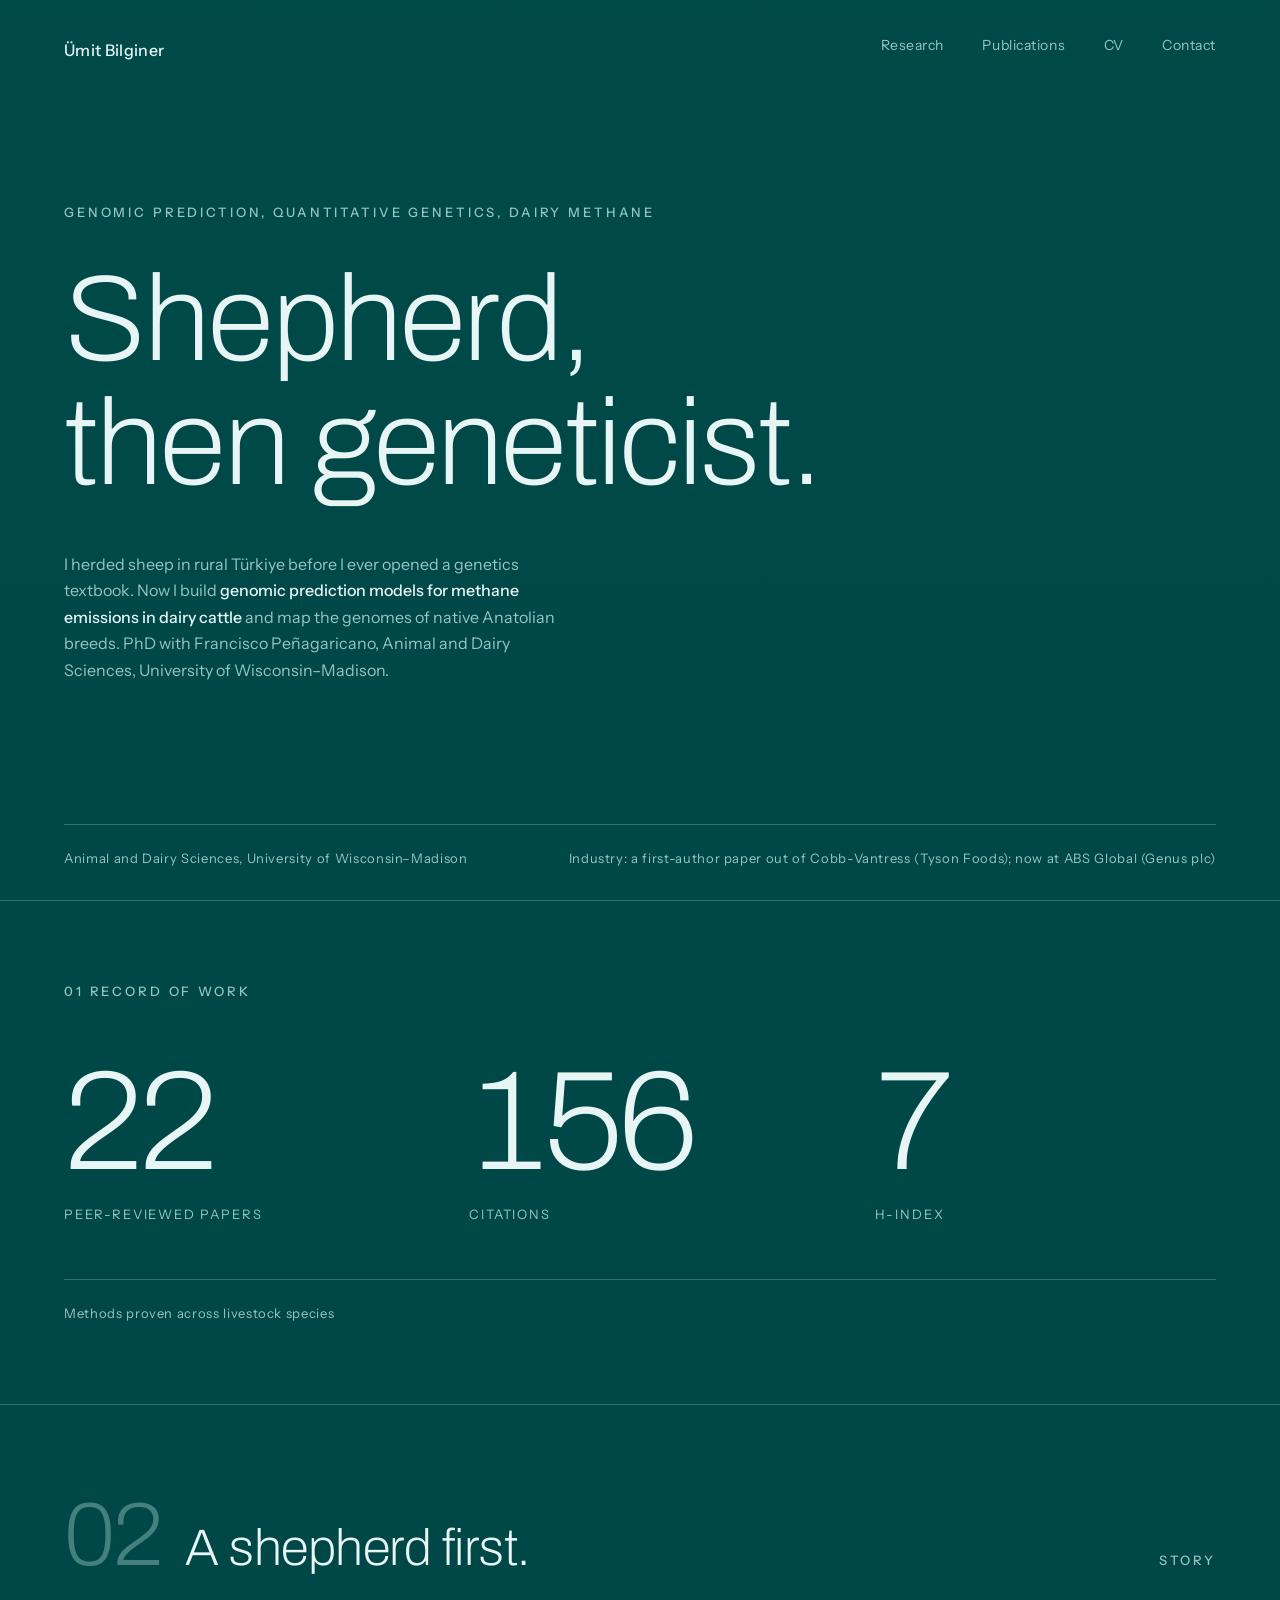
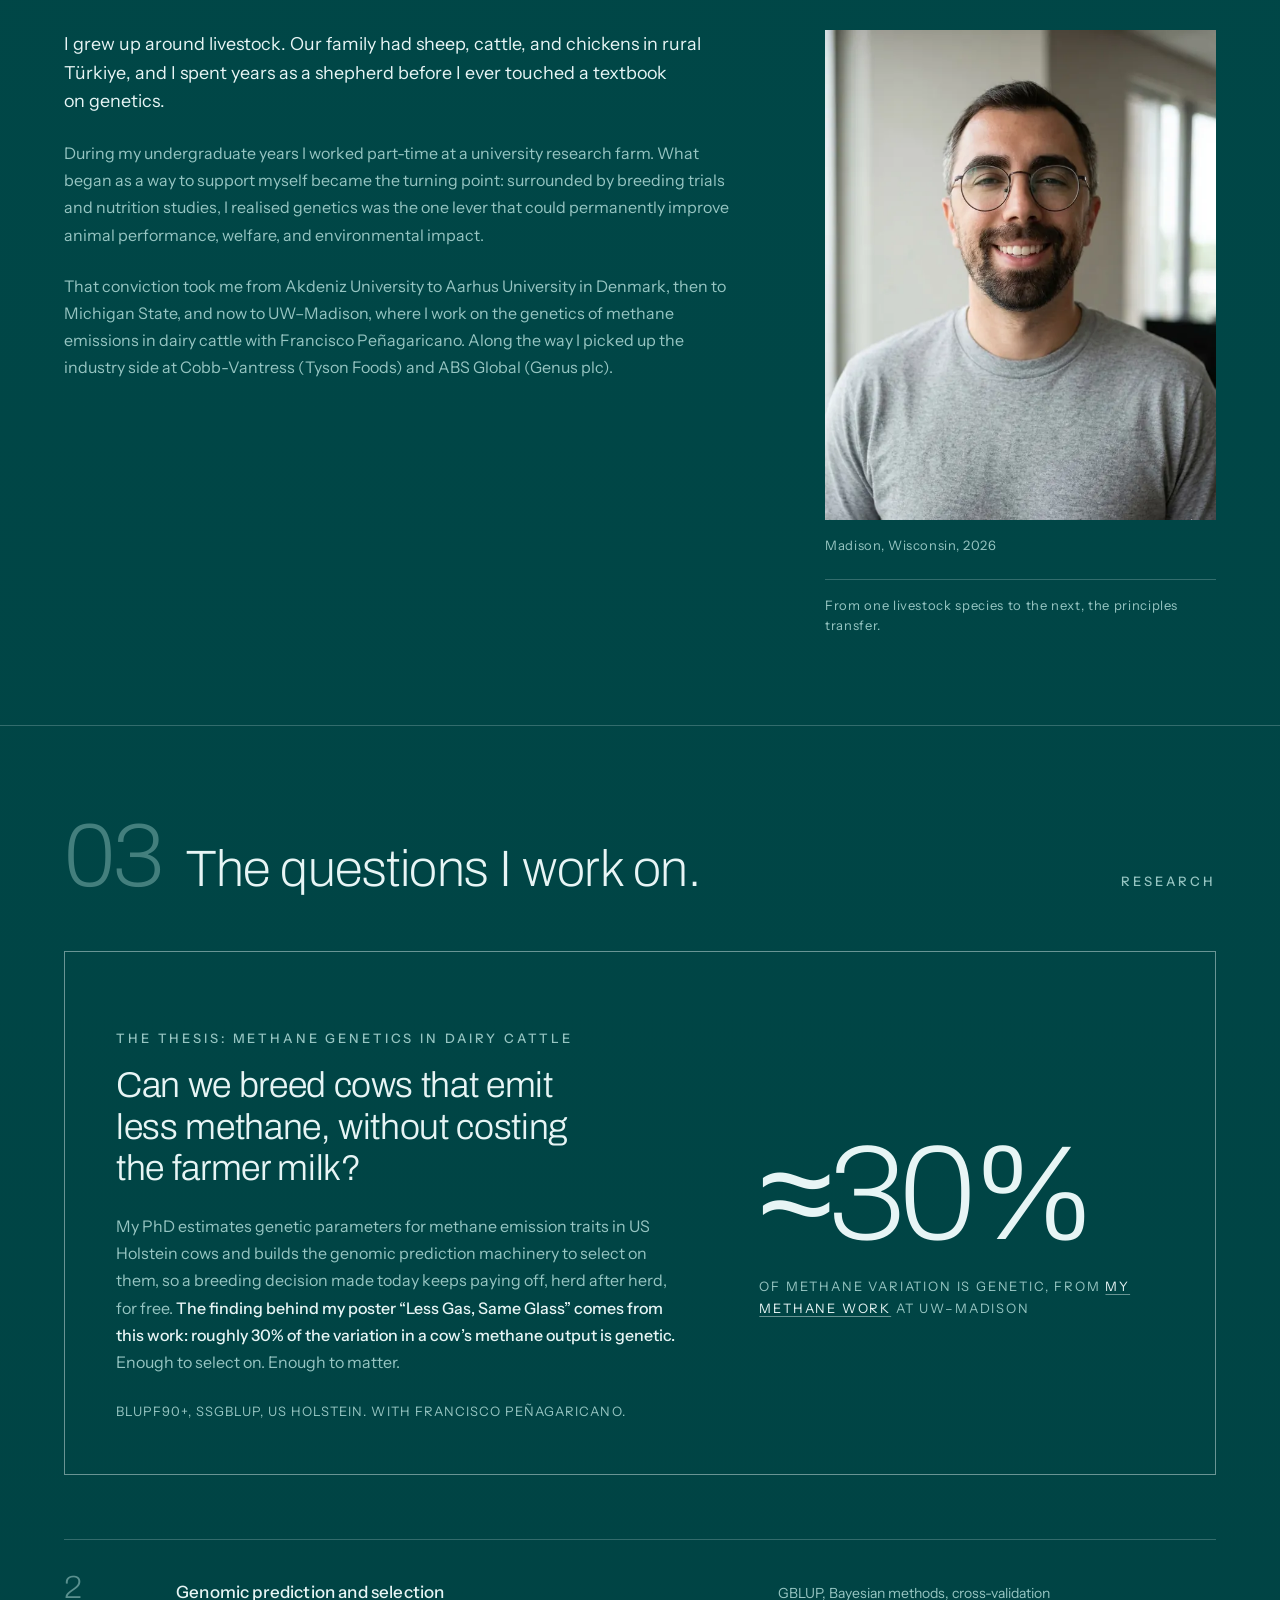
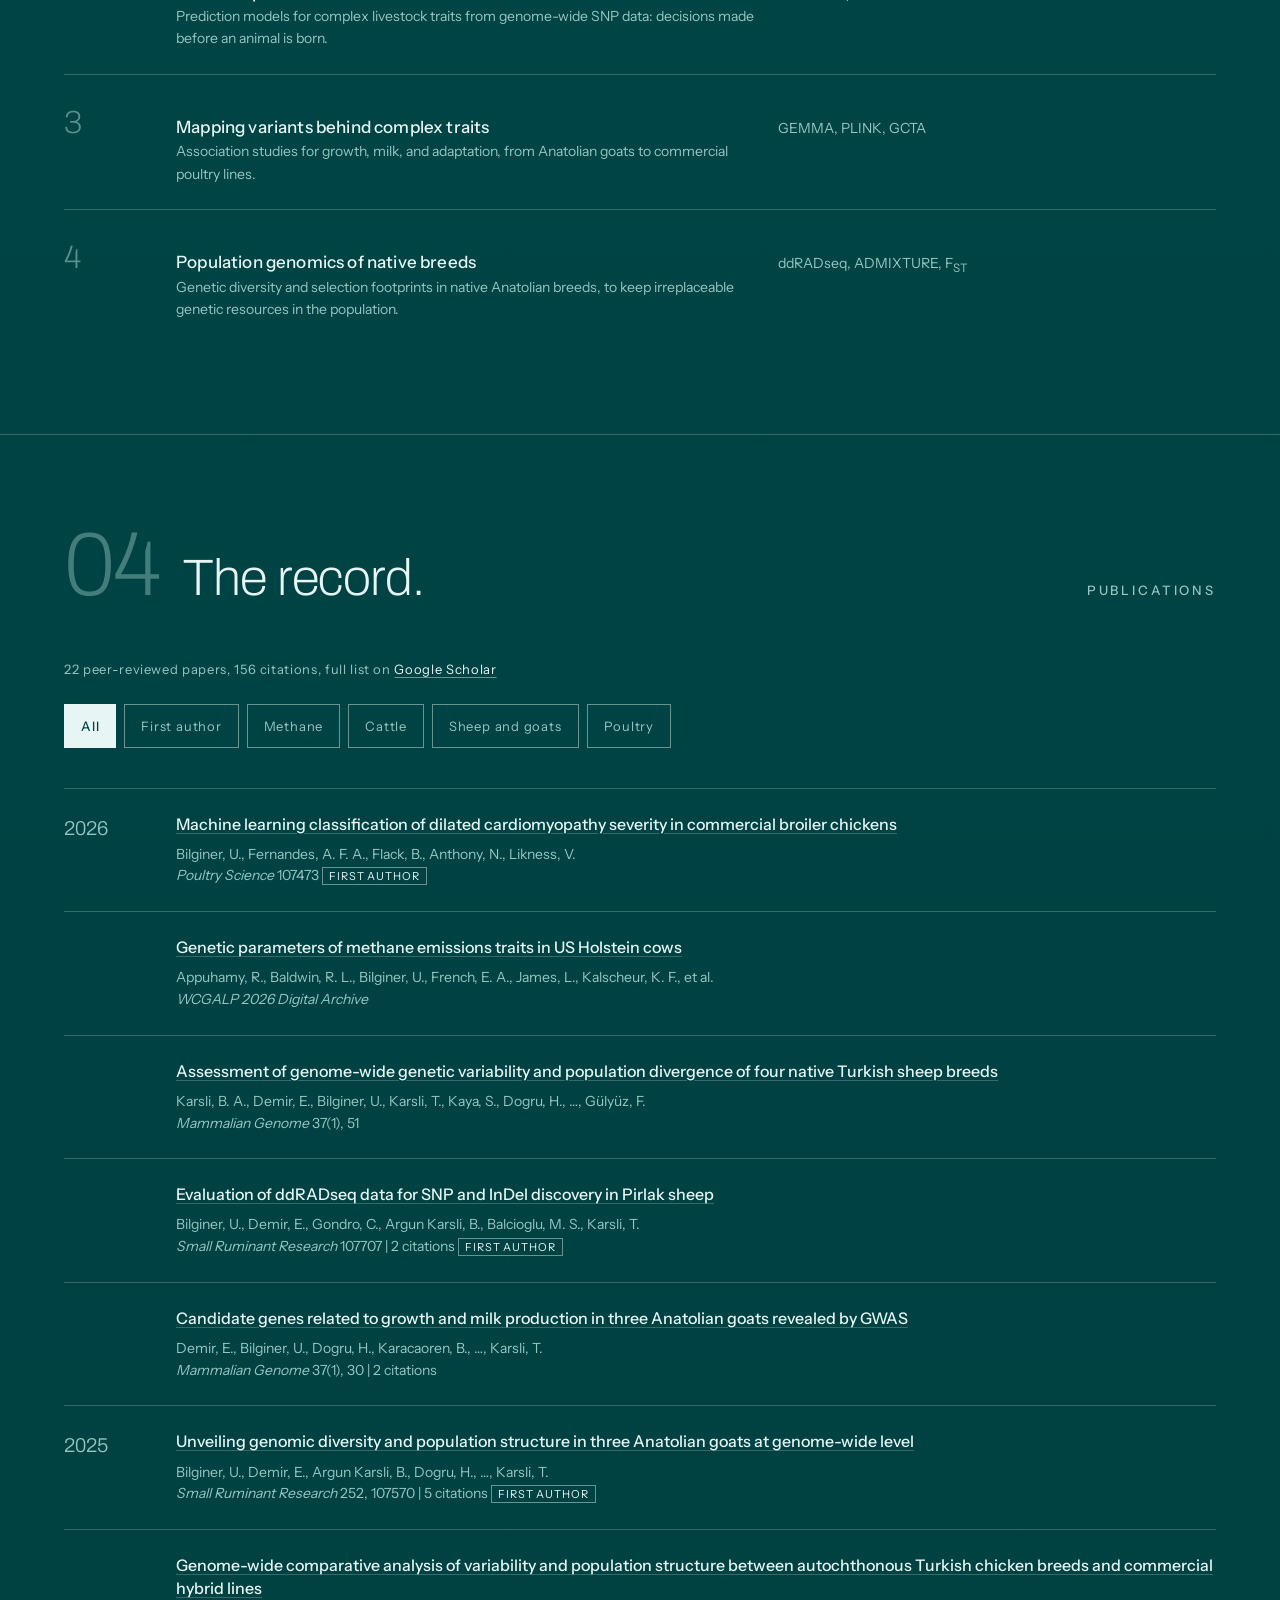
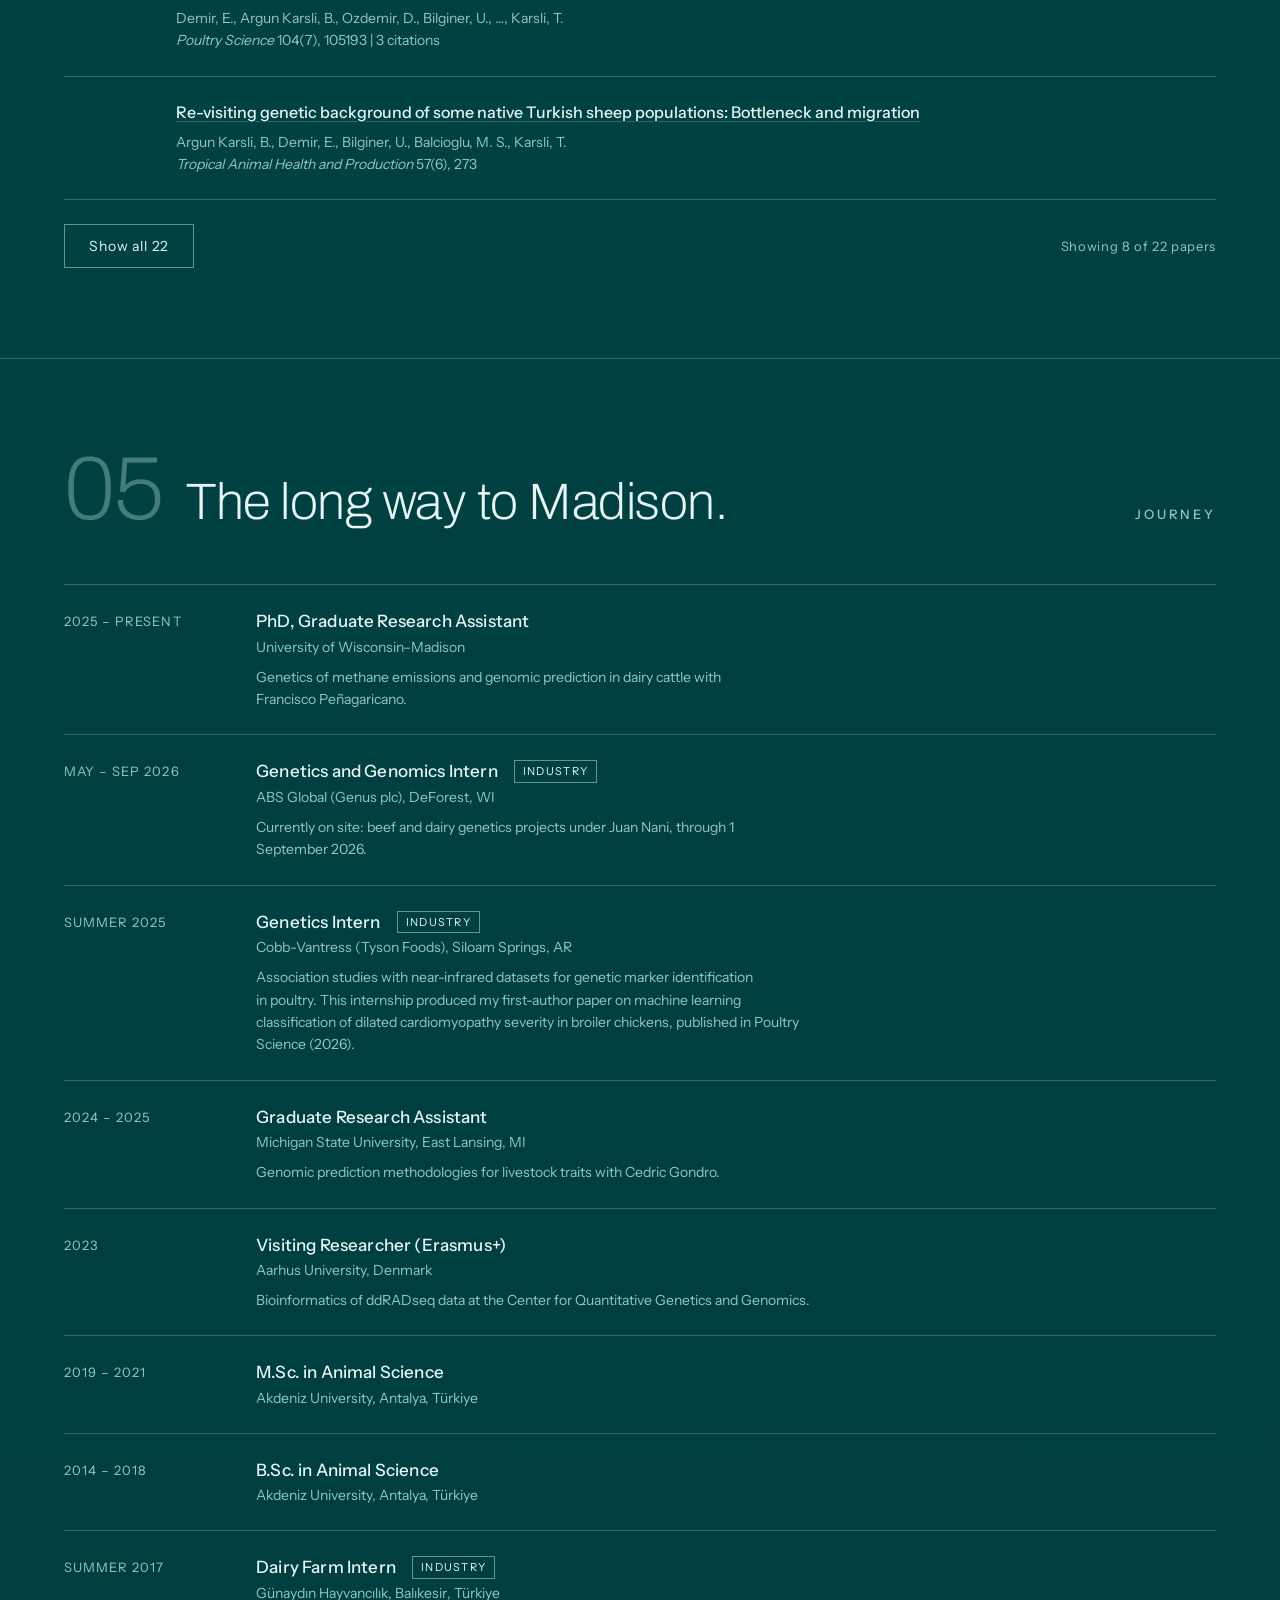
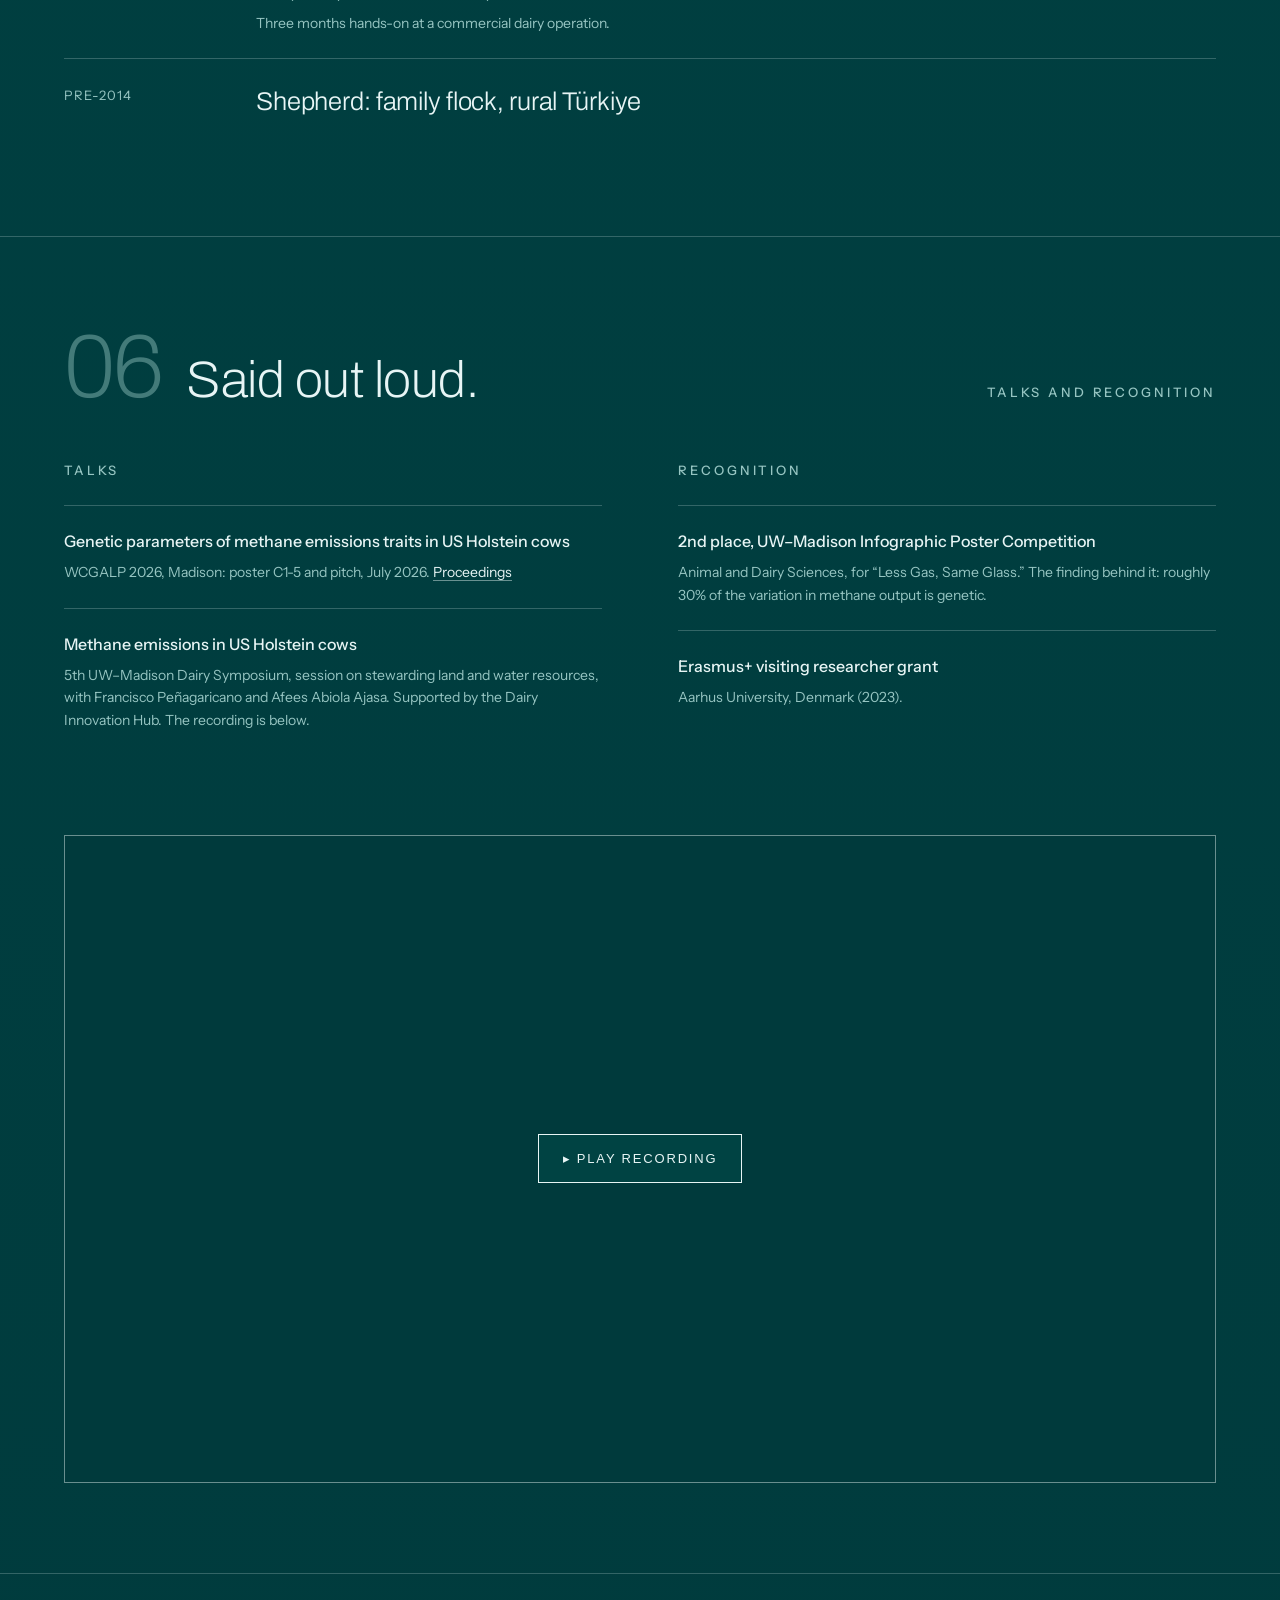
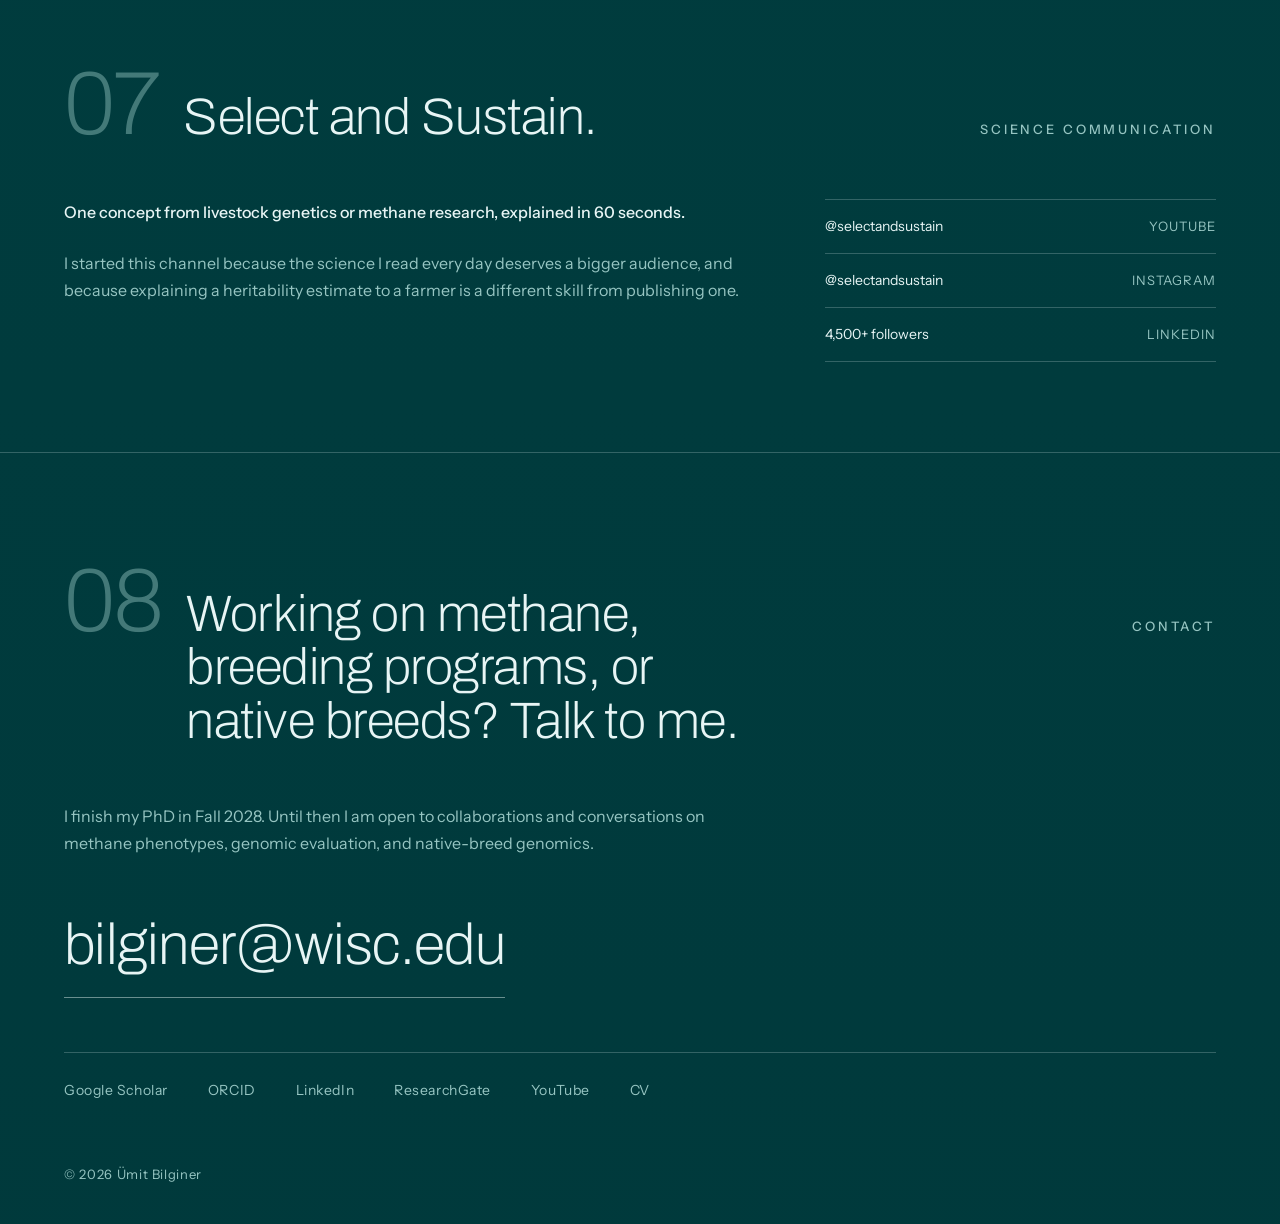
<file: index.html>
<!DOCTYPE html>
<html lang="en" class="no-js">
<head>
  <meta charset="UTF-8">
  <meta name="viewport" content="width=device-width, initial-scale=1.0">
  <title>Ümit Bilginer | Quantitative Genetics</title>
  <meta name="google-site-verification" content="Tn6y78t5KicGuXKqPx3C9cRecqQwGbIEsZiwnHvBQXw">
  <meta name="description" content="Ümit Bilginer, PhD student in Animal and Dairy Sciences at UW–Madison with Francisco Peñagaricano. Genetics of methane emissions in dairy cattle; genomic prediction; population genomics of native Anatolian breeds. 22 publications, h-index 7.">
  <meta name="author" content="Ümit Bilginer">
  <link rel="canonical" href="https://umitbilginer.github.io/">
  <meta property="og:title" content="Ümit Bilginer | Quantitative Genetics">
  <meta property="og:description" content="Shepherd, then geneticist. PhD student at UW–Madison working on the genetics of methane emissions in dairy cattle.">
  <meta property="og:image" content="https://umitbilginer.github.io/assets/og.png">
  <meta property="og:url" content="https://umitbilginer.github.io/">
  <meta property="og:type" content="website">
  <meta name="twitter:card" content="summary_large_image">
  <meta name="twitter:title" content="Ümit Bilginer | Quantitative Genetics">
  <meta name="twitter:description" content="Shepherd, then geneticist. Genetics of methane emissions in dairy cattle, UW–Madison.">
  <meta name="twitter:image" content="https://umitbilginer.github.io/assets/og.png">
  <link rel="icon" type="image/svg+xml" href="favicon.svg">
  <link rel="preload" href="fonts/archivo-latin.woff2" as="font" type="font/woff2" crossorigin>
  <link rel="preload" href="fonts/instrumentsans-latin.woff2" as="font" type="font/woff2" crossorigin>
  <link rel="stylesheet" href="css/style.css">
  <script>document.documentElement.classList.remove('no-js');</script>
  <script type="application/ld+json">
  {
    "@context": "https://schema.org",
    "@type": "Person",
    "@id": "https://umitbilginer.github.io/#person",
    "name": "Ümit Bilginer",
    "givenName": "Ümit",
    "familyName": "Bilginer",
    "email": "mailto:bilginer@wisc.edu",
    "jobTitle": "PhD Student, Animal and Dairy Sciences",
    "affiliation": { "@type": "CollegeOrUniversity", "name": "University of Wisconsin–Madison" },
    "identifier": { "@type": "PropertyValue", "propertyID": "ORCID", "value": "0000-0002-6217-5223" },
    "url": "https://umitbilginer.github.io/",
    "knowsAbout": ["quantitative genetics", "genomic prediction", "methane emissions", "dairy cattle", "population genomics"],
    "sameAs": [
      "https://scholar.google.com/citations?user=y5osRVUAAAAJ",
      "https://orcid.org/0000-0002-6217-5223",
      "https://www.linkedin.com/in/%C3%BCmit-bilginer-a62706192/",
      "https://researchgate.net/profile/Umit-Bilginer",
      "https://www.youtube.com/@selectandsustain"
    ]
  }
  </script>
</head>
<body>

<a class="skip-link" href="#main">Skip to content</a>

<!-- ========== HERO, direction D, kept intact ========== -->
<div class="hero" id="top">

  <header>
    <nav class="nav rise" aria-label="Primary">
      <a class="nav__name" href="#top">Ümit Bilginer</a>
      <button class="nav__toggle" id="nav-toggle" aria-expanded="false" aria-controls="nav-menu">Menu</button>
      <ul class="nav__links" id="nav-menu">
        <li><button class="nav__close" id="nav-close">Close</button></li>
        <li><a href="#research">Research</a></li>
        <li><a href="#publications">Publications</a></li>
        <li><a href="cv.html">CV</a></li>
        <li><a href="#contact">Contact</a></li>
      </ul>
    </nav>
  </header>

  <main class="hero__center" id="main">
    <p class="kicker rise">Genomic prediction, quantitative genetics, dairy methane</p>
    <h1 class="rise">Shepherd,<br>then geneticist.</h1>
    <p class="lede rise">
      I herded sheep in rural <span lang="tr">Türkiye</span> before I ever opened a genetics textbook.
      Now I build <strong>genomic prediction models for methane emissions in dairy
      cattle</strong> and map the genomes of native Anatolian breeds. PhD with
      Francisco Peñagaricano, Animal and Dairy Sciences,
      University of Wisconsin&ndash;Madison.
    </p>
  </main>

  <footer class="hero__baseline rise">
    <p>Animal and Dairy Sciences, University of Wisconsin&ndash;Madison</p>
    <p>Industry: a first-author paper out of Cobb-Vantress (Tyson Foods); now at ABS Global (Genus plc)</p>
  </footer>

</div>

<!-- ========== 01 - METRICS ========== -->
<section class="metrics" aria-label="Record of work">
  <div class="wrap">
    <p class="kicker metrics__kicker"><span aria-hidden="true">01</span> Record of work</p>
    <ul class="metrics__row">
      <li><span class="n">22</span><span class="l">Peer-reviewed papers</span></li>
      <li><span class="n">156</span><span class="l">Citations</span></li>
      <li><span class="n">7</span><span class="l">h-index</span></li>
    </ul>
    <div class="metrics__foot">
      <p>Methods proven across livestock species</p>
    </div>
  </div>
</section>

<!-- ========== 02 - STORY ========== -->
<section class="section" id="story" aria-labelledby="story-h">
  <div class="wrap">
    <div class="section__head">
      <span class="section__no" aria-hidden="true">02</span>
      <h2 id="story-h">A shepherd first.</h2>
      <p class="kicker">Story</p>
    </div>
    <div class="story__grid">
      <div class="story__text">
        <p class="story__lead">I grew up around livestock. Our family had sheep, cattle, and chickens in rural <span lang="tr">Türkiye</span>, and I spent years as a shepherd before I ever touched a textbook on genetics.</p>
        <p>During my undergraduate years I worked part-time at a university research farm. What began as a way to support myself became the turning point: surrounded by breeding trials and nutrition studies, I realised genetics was the one lever that could permanently improve animal performance, welfare, and environmental impact.</p>
        <p>That conviction took me from Akdeniz University to Aarhus University in Denmark, then to Michigan State, and now to UW&ndash;Madison, where I work on the genetics of methane emissions in dairy cattle with Francisco Peñagaricano. Along the way I picked up the industry side at Cobb-Vantress (Tyson Foods) and ABS Global (Genus plc).</p>
      </div>
      <aside class="story__photo">
        <figure>
          <picture>
            <source srcset="assets/profile-640.webp" type="image/webp">
            <img src="assets/profile-640.jpg" alt="Ümit Bilginer" width="640" height="802" loading="lazy">
          </picture>
          <figcaption>Madison, Wisconsin, 2026</figcaption>
        </figure>
        <p class="story__species">From one livestock species to the next, the principles transfer.</p>
      </aside>
    </div>
  </div>
</section>

<!-- ========== 03 - RESEARCH ========== -->
<section class="section" id="research" aria-labelledby="research-h">
  <div class="wrap">
    <div class="section__head">
      <span class="section__no" aria-hidden="true">03</span>
      <h2 id="research-h">The questions I work on.</h2>
      <p class="kicker">Research</p>
    </div>

    <div class="research__lead">
      <p class="kicker">The thesis: methane genetics in dairy cattle</p>
      <h3>Can we breed cows that emit less methane, without costing the farmer milk?</h3>
      <p>My PhD estimates genetic parameters for methane emission traits in US Holstein cows
      and builds the genomic prediction machinery to select on them, so a breeding
      decision made today keeps paying off, herd after herd, for free.
      <strong>The finding behind my poster &ldquo;Less Gas, Same Glass&rdquo; comes from
      this work: roughly 30% of the variation in a cow&rsquo;s methane output is
      genetic.</strong> Enough to select on. Enough to matter.</p>
      <p class="research__figure">
        <span class="n">&asymp;30%</span>
        <span class="l">of methane variation is genetic, from <a href="https://www.iastatedigitalpress.com/wcgalp/article/id/24220/">my methane work</a> at UW&ndash;Madison</span>
      </p>
      <p class="research__tools">BLUPF90+, ssGBLUP, US Holstein. With Francisco Peñagaricano.</p>
    </div>

    <ul class="research__rows">
      <li class="research__row">
        <span class="no" aria-hidden="true">2</span>
        <div>
          <h3>Genomic prediction and selection</h3>
          <p>Prediction models for complex livestock traits from genome-wide SNP data: decisions made before an animal is born.</p>
        </div>
        <p class="aside">GBLUP, Bayesian methods, cross-validation</p>
      </li>
      <li class="research__row">
        <span class="no" aria-hidden="true">3</span>
        <div>
          <h3>Mapping variants behind complex traits</h3>
          <p>Association studies for growth, milk, and adaptation, from Anatolian goats to commercial poultry lines.</p>
        </div>
        <p class="aside">GEMMA, PLINK, GCTA</p>
      </li>
      <li class="research__row">
        <span class="no" aria-hidden="true">4</span>
        <div>
          <h3>Population genomics of native breeds</h3>
          <p>Genetic diversity and selection footprints in native Anatolian breeds, to keep irreplaceable genetic resources in the population.</p>
        </div>
        <p class="aside">ddRADseq, ADMIXTURE, F<sub>ST</sub></p>
      </li>
    </ul>
  </div>
</section>

<!-- ========== 04 - PUBLICATIONS ========== -->
<section class="section" id="publications" aria-labelledby="pubs-h">
  <div class="wrap">
    <div class="section__head">
      <span class="section__no" aria-hidden="true">04</span>
      <h2 id="pubs-h">The record.</h2>
      <p class="kicker">Publications</p>
    </div>

    <p class="pubs__meta">22 peer-reviewed papers, 156 citations, full list on <a href="https://scholar.google.com/citations?user=y5osRVUAAAAJ">Google Scholar</a></p>

    <div class="pubs__filters" id="pub-filters" role="group" aria-label="Filter publications" style="margin-top:var(--space-lg)"></div>

    <div id="pub-list">
      <noscript>
        <p class="pubs__status">This list is rendered with JavaScript. With scripts off, the full, always-current
        list is on <a href="https://scholar.google.com/citations?user=y5osRVUAAAAJ">Google Scholar</a>:
        22 peer-reviewed papers, 156 citations, h-index 7.</p>
      </noscript>
    </div>

    <div class="pubs__foot">
      <button class="pubs__toggle" id="pub-toggle" hidden>Show all 22</button>
      <p class="pubs__meta" id="pub-count" aria-live="polite"></p>
    </div>
  </div>
</section>

<!-- ========== 05 - JOURNEY ========== -->
<section class="section" id="journey" aria-labelledby="journey-h">
  <div class="wrap">
    <div class="section__head">
      <span class="section__no" aria-hidden="true">05</span>
      <h2 id="journey-h">The long way to Madison.</h2>
      <p class="kicker">Journey</p>
    </div>

    <ol class="timeline">
      <li class="tl">
        <span class="tl__date">2025 &ndash; present</span>
        <div>
          <h3>PhD, Graduate Research Assistant</h3>
          <p class="tl__org">University of Wisconsin&ndash;Madison</p>
          <p class="tl__note">Genetics of methane emissions and genomic prediction in dairy cattle with Francisco Peñagaricano.</p>
        </div>
      </li>
      <li class="tl">
        <span class="tl__date">May &ndash; Sep 2026</span>
        <div>
          <h3>Genetics and Genomics Intern<span class="tag">Industry</span></h3>
          <p class="tl__org">ABS Global (Genus plc), DeForest, WI</p>
          <p class="tl__note">Currently on site: beef and dairy genetics projects under Juan Nani, through 1 September 2026.</p>
        </div>
      </li>
      <li class="tl">
        <span class="tl__date">Summer 2025</span>
        <div>
          <h3>Genetics Intern<span class="tag">Industry</span></h3>
          <p class="tl__org">Cobb-Vantress (Tyson Foods), Siloam Springs, AR</p>
          <p class="tl__note">Association studies with near-infrared datasets for genetic marker identification in poultry.
            This internship produced my first-author paper on machine learning classification of dilated
            cardiomyopathy severity in broiler chickens, published in Poultry Science (2026).</p>
        </div>
      </li>
      <li class="tl">
        <span class="tl__date">2024 &ndash; 2025</span>
        <div>
          <h3>Graduate Research Assistant</h3>
          <p class="tl__org">Michigan State University, East Lansing, MI</p>
          <p class="tl__note">Genomic prediction methodologies for livestock traits with Cedric Gondro.</p>
        </div>
      </li>
      <li class="tl">
        <span class="tl__date">2023</span>
        <div>
          <h3>Visiting Researcher (Erasmus+)</h3>
          <p class="tl__org">Aarhus University, Denmark</p>
          <p class="tl__note">Bioinformatics of ddRADseq data at the Center for Quantitative Genetics and Genomics.</p>
        </div>
      </li>
      <li class="tl">
        <span class="tl__date">2019 &ndash; 2021</span>
        <div>
          <h3>M.Sc. in Animal Science</h3>
          <p class="tl__org">Akdeniz University, Antalya, <span lang="tr">Türkiye</span></p>
        </div>
      </li>
      <li class="tl">
        <span class="tl__date">2014 &ndash; 2018</span>
        <div>
          <h3>B.Sc. in Animal Science</h3>
          <p class="tl__org">Akdeniz University, Antalya, <span lang="tr">Türkiye</span></p>
        </div>
      </li>
      <li class="tl">
        <span class="tl__date">Summer 2017</span>
        <div>
          <h3>Dairy Farm Intern<span class="tag">Industry</span></h3>
          <p class="tl__org"><span lang="tr">Günaydın Hayvancılık</span>, <span lang="tr">Balıkesir</span>, <span lang="tr">Türkiye</span></p>
          <p class="tl__note">Three months hands-on at a commercial dairy operation.</p>
        </div>
      </li>
      <li class="tl tl--root">
        <span class="tl__date">pre-2014</span>
        <div>
          <h3>Shepherd: family flock, rural <span lang="tr">Türkiye</span></h3>
        </div>
      </li>
    </ol>
  </div>
</section>

<!-- ========== 06 - TALKS AND RECOGNITION ========== -->
<section class="section" id="talks" aria-labelledby="talks-h">
  <div class="wrap">
    <div class="section__head">
      <span class="section__no" aria-hidden="true">06</span>
      <h2 id="talks-h">Said out loud.</h2>
      <p class="kicker">Talks and recognition</p>
    </div>

    <div class="recog__grid">
      <div>
        <h3>Talks</h3>
        <ul>
          <li>
            <p class="recog__title">Genetic parameters of methane emissions traits in US Holstein cows</p>
            <p class="recog__note">WCGALP 2026, Madison: poster C1-5 and pitch, July 2026.
              <a href="https://www.iastatedigitalpress.com/wcgalp/article/id/24220/">Proceedings</a></p>
          </li>
          <li>
            <p class="recog__title">Methane emissions in US Holstein cows</p>
            <p class="recog__note">5th UW&ndash;Madison Dairy Symposium, session on stewarding land and water
              resources, with Francisco Peñagaricano and Afees Abiola Ajasa. Supported by the Dairy Innovation Hub.
              The recording is below.</p>
          </li>
        </ul>
      </div>
      <div>
        <h3>Recognition</h3>
        <ul>
          <li>
            <p class="recog__title">2nd place, UW&ndash;Madison Infographic Poster Competition</p>
            <p class="recog__note">Animal and Dairy Sciences, for &ldquo;Less Gas, Same Glass.&rdquo; The finding
              behind it: roughly 30% of the variation in methane output is genetic.</p>
          </li>
          <li>
            <p class="recog__title">Erasmus+ visiting researcher grant</p>
            <p class="recog__note">Aarhus University, Denmark (2023).</p>
          </li>
        </ul>
      </div>
      <div class="recog__video video-facade" data-video-id="6ocJvWbaxkg" data-video-title="Recording: 5th UW–Madison Dairy Symposium talk">
        <noscript><p class="pubs__status">Watch the recording on <a href="https://www.youtube.com/watch?v=6ocJvWbaxkg">YouTube</a>.</p></noscript>
      </div>
    </div>
  </div>
</section>

<!-- ========== 07 - OUTREACH ========== -->
<section class="section" id="outreach" aria-labelledby="outreach-h">
  <div class="wrap">
    <div class="section__head">
      <span class="section__no" aria-hidden="true">07</span>
      <h2 id="outreach-h">Select and Sustain.</h2>
      <p class="kicker">Science communication</p>
    </div>

    <div class="outreach__grid">
      <div>
        <p><strong>One concept from livestock genetics or methane research, explained in 60 seconds.</strong></p>
        <p>I started this channel because the science I read every day deserves a bigger audience, and because explaining a heritability estimate to a farmer is a different skill from publishing one.</p>
      </div>
      <ul class="outreach__channels">
        <li><a href="https://www.youtube.com/@selectandsustain">@selectandsustain<span class="where">YouTube</span></a></li>
        <li><a href="https://www.instagram.com/selectandsustain/">@selectandsustain<span class="where">Instagram</span></a></li>
        <li><a href="https://www.linkedin.com/in/%C3%BCmit-bilginer-a62706192/">4,500+ followers<span class="where">LinkedIn</span></a></li>
      </ul>
    </div>
  </div>
</section>

<!-- ========== 08 - CONTACT ========== -->
<footer class="contact" id="contact">
  <div class="wrap">
    <div class="section__head">
      <span class="section__no" aria-hidden="true">08</span>
      <h2>Working on methane, breeding programs, or native breeds? Talk to me.</h2>
      <p class="kicker">Contact</p>
    </div>
    <p class="contact__note">I finish my PhD in Fall 2028. Until then I am open to collaborations
      and conversations on methane phenotypes, genomic evaluation, and native-breed genomics.</p>
    <a class="contact__email" href="mailto:bilginer@wisc.edu">bilginer@wisc.edu</a>
    <ul class="contact__links">
      <li><a href="https://scholar.google.com/citations?user=y5osRVUAAAAJ">Google Scholar</a></li>
      <li><a href="https://orcid.org/0000-0002-6217-5223">ORCID</a></li>
      <li><a href="https://www.linkedin.com/in/%C3%BCmit-bilginer-a62706192/">LinkedIn</a></li>
      <li><a href="https://researchgate.net/profile/Umit-Bilginer">ResearchGate</a></li>
      <li><a href="https://www.youtube.com/@selectandsustain">YouTube</a></li>
      <li><a href="cv.html">CV</a></li>
    </ul>
    <p class="contact__fine">&copy; 2026 Ümit Bilginer</p>
  </div>
</footer>

<script src="js/main.js"></script>
</body>
</html>
</file>
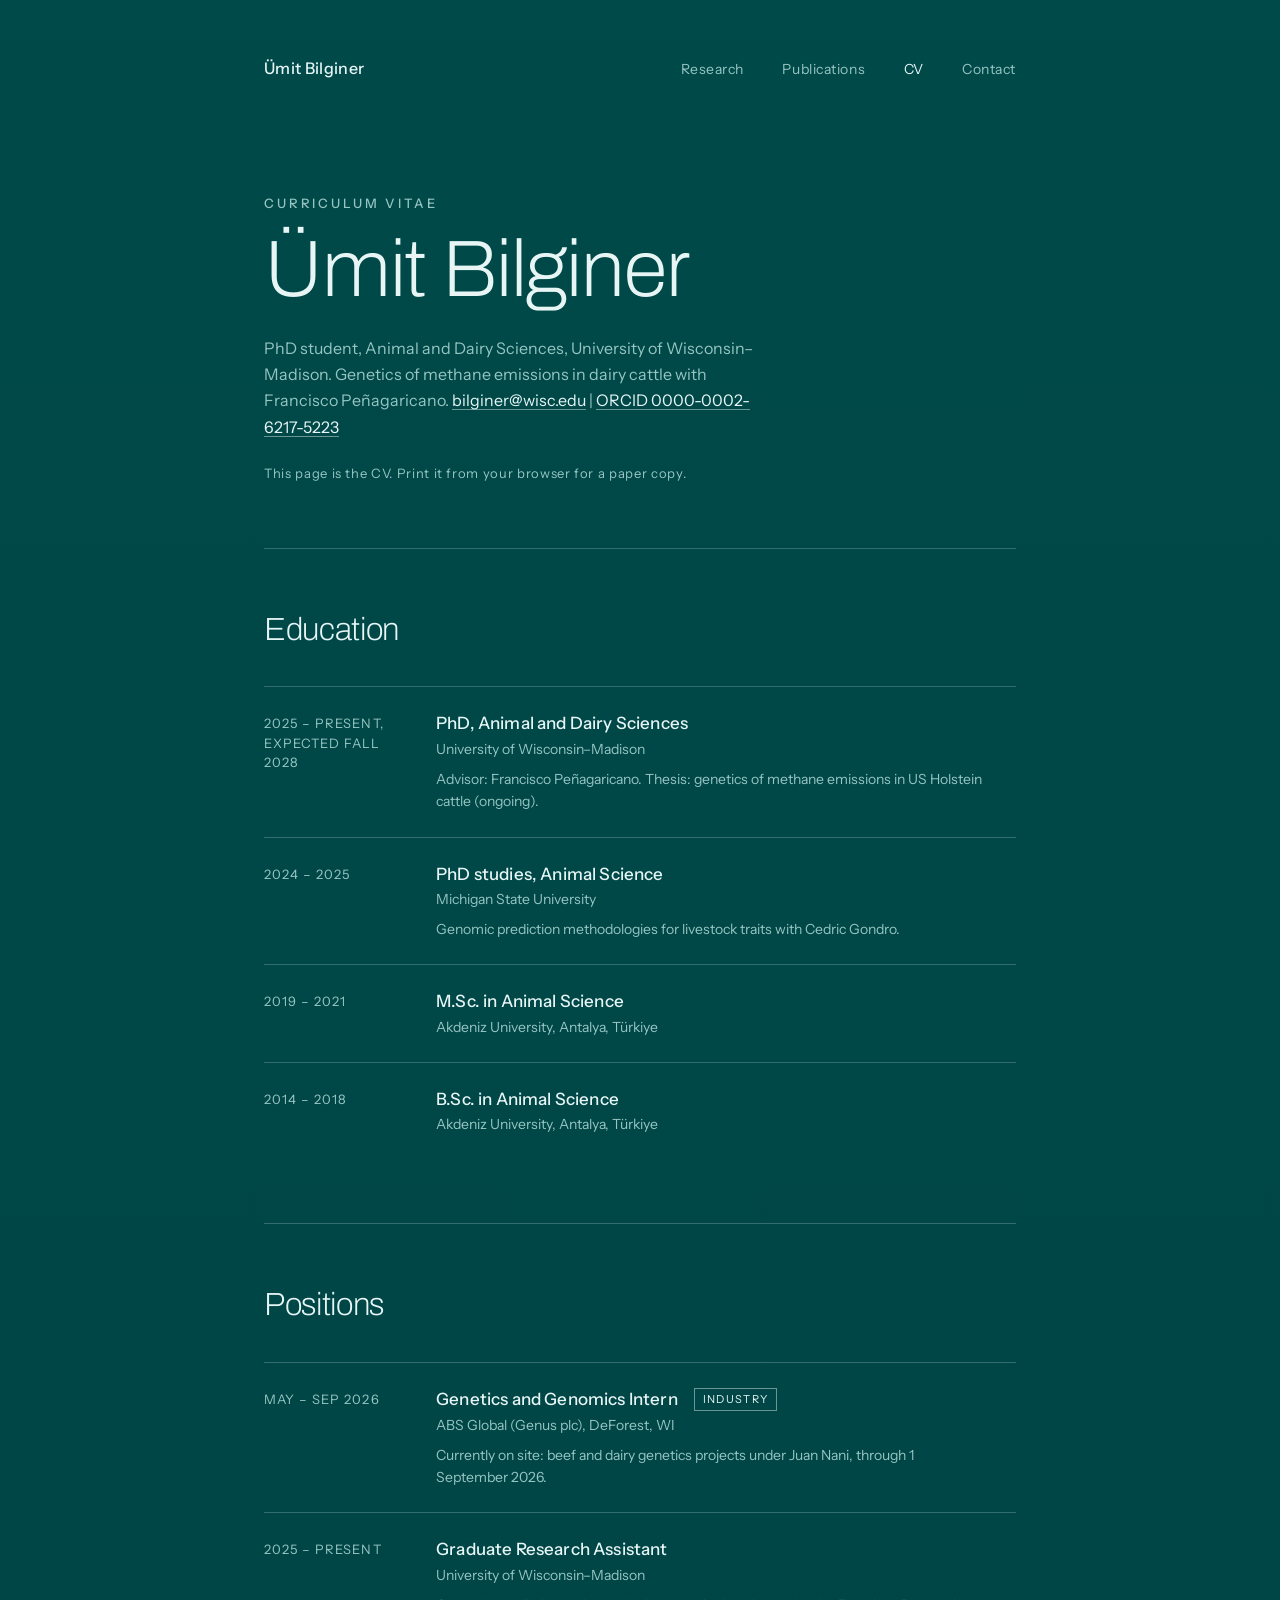
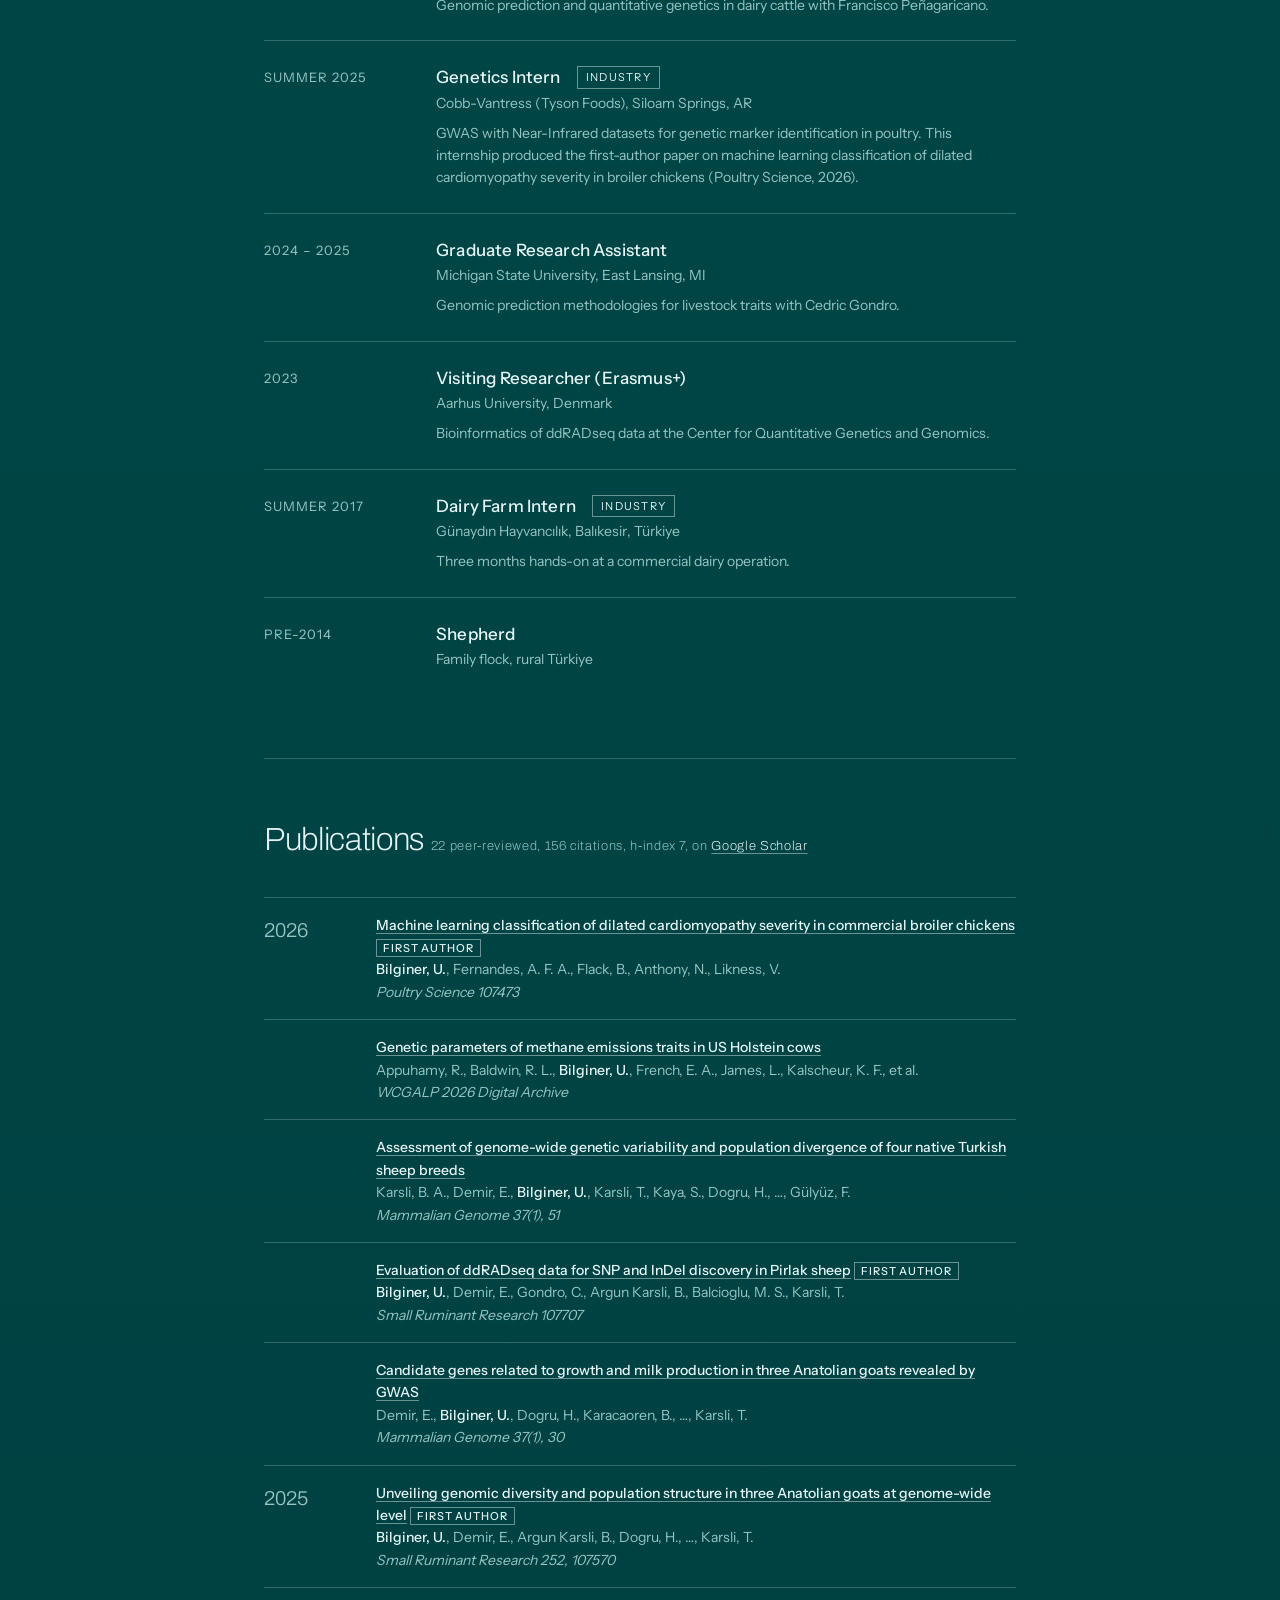
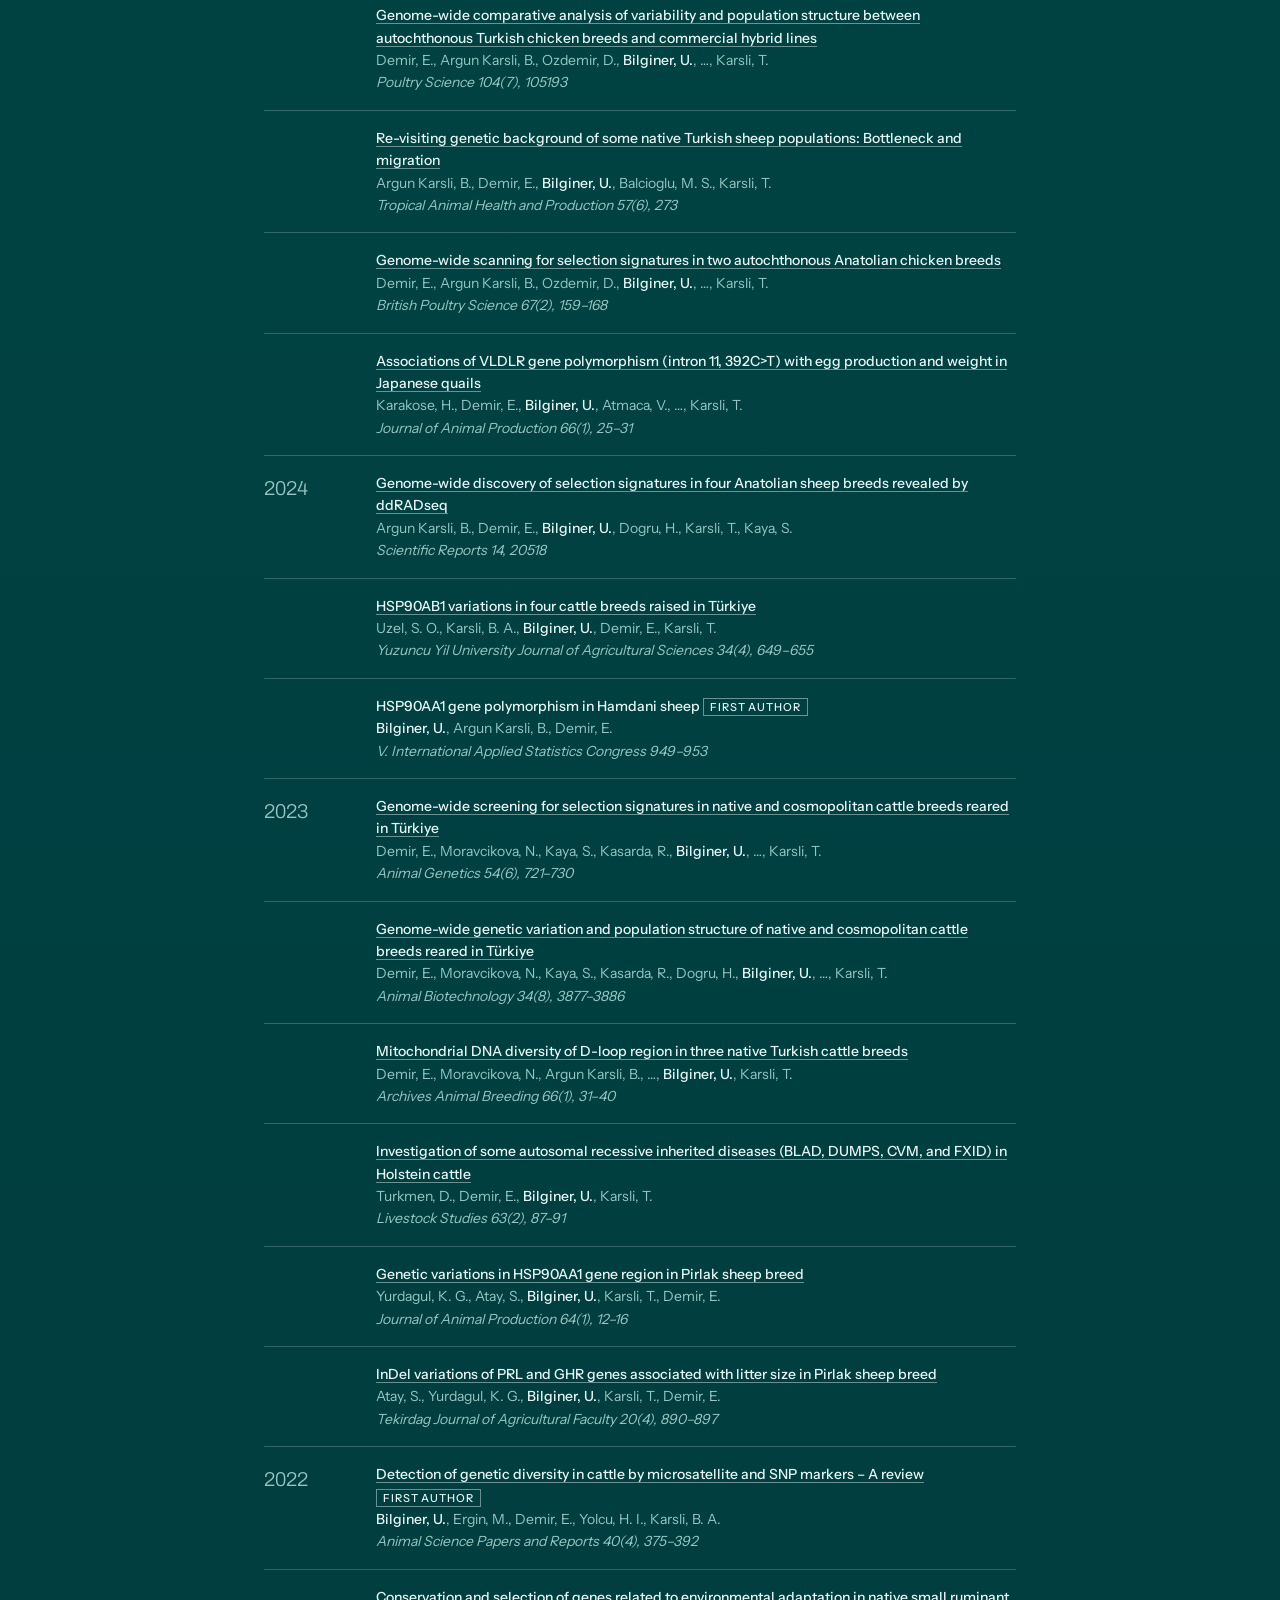
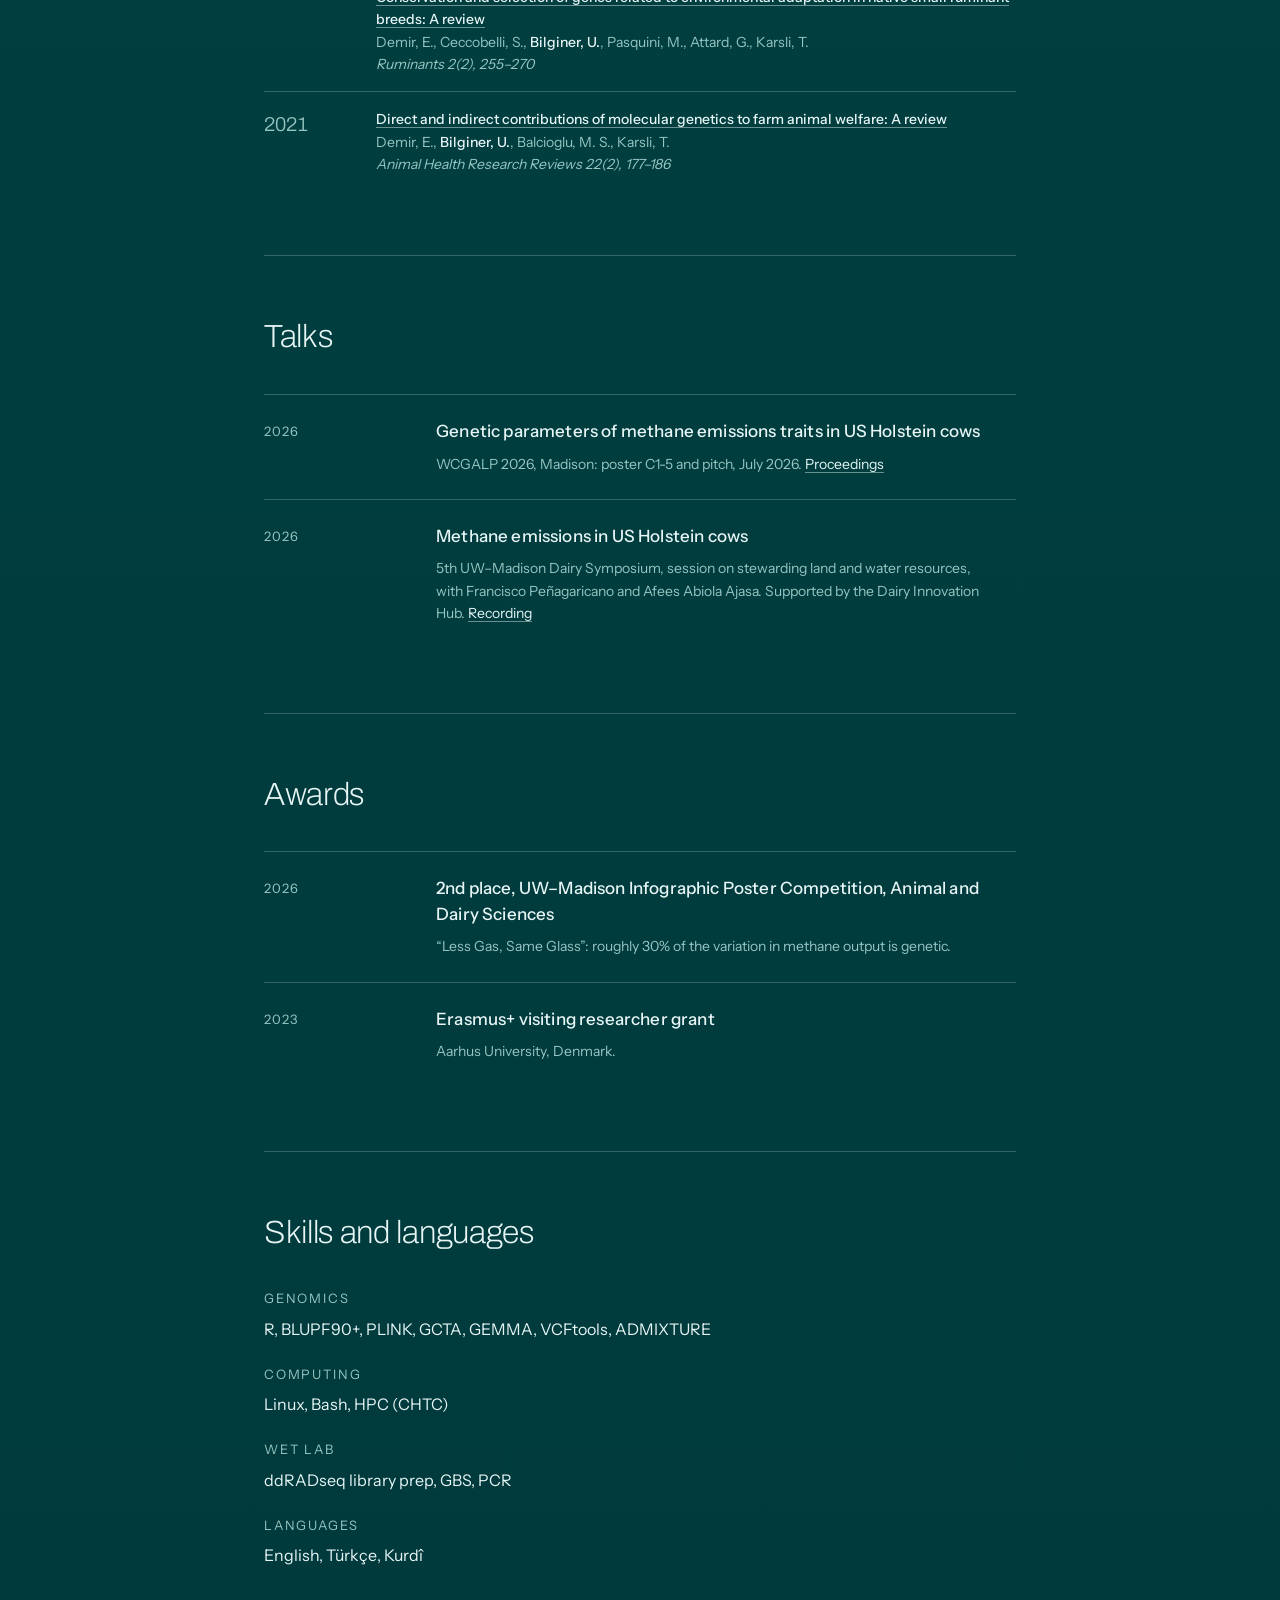
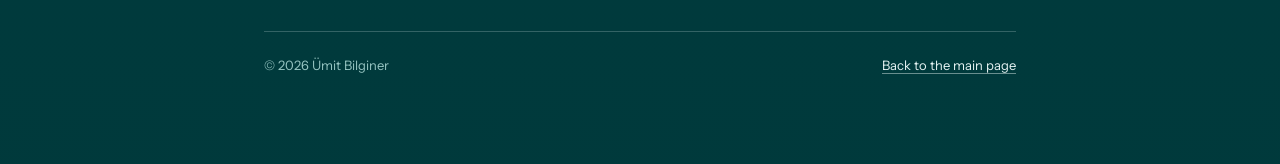
<file: cv.html>
<!DOCTYPE html>
<html lang="en" class="no-js">
<head>
  <meta charset="UTF-8">
  <meta name="viewport" content="width=device-width, initial-scale=1.0">
  <title>CV | Ümit Bilginer</title>
  <meta name="description" content="Curriculum vitae of Ümit Bilginer, PhD student in Animal and Dairy Sciences, University of Wisconsin–Madison. Education, positions, 22 publications, talks, and awards.">
  <meta name="author" content="Ümit Bilginer">
  <link rel="canonical" href="https://umitbilginer.github.io/cv.html">
  <meta name="robots" content="index,follow">
  <link rel="icon" type="image/svg+xml" href="favicon.svg">
  <link rel="preload" href="fonts/archivo-latin.woff2" as="font" type="font/woff2" crossorigin>
  <link rel="preload" href="fonts/instrumentsans-latin.woff2" as="font" type="font/woff2" crossorigin>
  <link rel="stylesheet" href="css/style.css">
</head>
<body>

<a class="skip-link" href="#main">Skip to content</a>

<div class="cv">

  <nav class="nav" aria-label="Primary" style="padding-block: var(--space-lg)">
    <a class="nav__name" href="index.html">Ümit Bilginer</a>
    <ul class="nav__links">
      <li><a href="index.html#research">Research</a></li>
      <li><a href="index.html#publications">Publications</a></li>
      <li><a href="cv.html" aria-current="page">CV</a></li>
      <li><a href="index.html#contact">Contact</a></li>
    </ul>
  </nav>

  <main id="main">

    <header class="cv__head">
      <p class="kicker">Curriculum vitae</p>
      <h1>Ümit Bilginer</h1>
      <p class="lede">PhD student, Animal and Dairy Sciences, University of Wisconsin&ndash;Madison.
        Genetics of methane emissions in dairy cattle with Francisco Peñagaricano.
        <a href="mailto:bilginer@wisc.edu">bilginer@wisc.edu</a> |
        <a href="https://orcid.org/0000-0002-6217-5223">ORCID 0000-0002-6217-5223</a></p>
      <p class="cv__print-hint pubs__meta" style="margin-top: var(--space-lg)">This page is the CV. Print it from your browser for a paper copy.</p>
    </header>

    <section aria-labelledby="cv-edu">
      <h2 id="cv-edu">Education</h2>
      <ol class="timeline">
        <li class="tl">
          <span class="tl__date">2025 &ndash; present, expected Fall 2028</span>
          <div>
            <h3>PhD, Animal and Dairy Sciences</h3>
            <p class="tl__org">University of Wisconsin&ndash;Madison</p>
            <p class="tl__note">Advisor: Francisco Peñagaricano. Thesis: genetics of methane emissions in US Holstein cattle (ongoing).</p>
          </div>
        </li>
        <li class="tl">
          <span class="tl__date">2024 &ndash; 2025</span>
          <div>
            <h3>PhD studies, Animal Science</h3>
            <p class="tl__org">Michigan State University</p>
            <p class="tl__note">Genomic prediction methodologies for livestock traits with Cedric Gondro.</p>
          </div>
        </li>
        <li class="tl">
          <span class="tl__date">2019 &ndash; 2021</span>
          <div>
            <h3>M.Sc. in Animal Science</h3>
            <p class="tl__org">Akdeniz University, Antalya, <span lang="tr">Türkiye</span></p>
          </div>
        </li>
        <li class="tl">
          <span class="tl__date">2014 &ndash; 2018</span>
          <div>
            <h3>B.Sc. in Animal Science</h3>
            <p class="tl__org">Akdeniz University, Antalya, <span lang="tr">Türkiye</span></p>
          </div>
        </li>
      </ol>
    </section>

    <section aria-labelledby="cv-pos">
      <h2 id="cv-pos">Positions</h2>
      <ol class="timeline">
        <li class="tl">
          <span class="tl__date">May &ndash; Sep 2026</span>
          <div>
            <h3>Genetics and Genomics Intern<span class="tag">Industry</span></h3>
            <p class="tl__org">ABS Global (Genus plc), DeForest, WI</p>
            <p class="tl__note">Currently on site: beef and dairy genetics projects under Juan Nani, through 1 September 2026.</p>
          </div>
        </li>
        <li class="tl">
          <span class="tl__date">2025 &ndash; present</span>
          <div>
            <h3>Graduate Research Assistant</h3>
            <p class="tl__org">University of Wisconsin&ndash;Madison</p>
            <p class="tl__note">Genomic prediction and quantitative genetics in dairy cattle with Francisco Peñagaricano.</p>
          </div>
        </li>
        <li class="tl">
          <span class="tl__date">Summer 2025</span>
          <div>
            <h3>Genetics Intern<span class="tag">Industry</span></h3>
            <p class="tl__org">Cobb-Vantress (Tyson Foods), Siloam Springs, AR</p>
            <p class="tl__note">GWAS with Near-Infrared datasets for genetic marker identification in poultry.
              This internship produced the first-author paper on machine learning classification of dilated
              cardiomyopathy severity in broiler chickens (Poultry Science, 2026).</p>
          </div>
        </li>
        <li class="tl">
          <span class="tl__date">2024 &ndash; 2025</span>
          <div>
            <h3>Graduate Research Assistant</h3>
            <p class="tl__org">Michigan State University, East Lansing, MI</p>
            <p class="tl__note">Genomic prediction methodologies for livestock traits with Cedric Gondro.</p>
          </div>
        </li>
        <li class="tl">
          <span class="tl__date">2023</span>
          <div>
            <h3>Visiting Researcher (Erasmus+)</h3>
            <p class="tl__org">Aarhus University, Denmark</p>
            <p class="tl__note">Bioinformatics of ddRADseq data at the Center for Quantitative Genetics and Genomics.</p>
          </div>
        </li>
        <li class="tl">
          <span class="tl__date">Summer 2017</span>
          <div>
            <h3>Dairy Farm Intern<span class="tag">Industry</span></h3>
            <p class="tl__org"><span lang="tr">Günaydın Hayvancılık</span>, <span lang="tr">Balıkesir</span>, <span lang="tr">Türkiye</span></p>
            <p class="tl__note">Three months hands-on at a commercial dairy operation.</p>
          </div>
        </li>
        <li class="tl">
          <span class="tl__date">pre-2014</span>
          <div>
            <h3>Shepherd</h3>
            <p class="tl__org">Family flock, rural <span lang="tr">Türkiye</span></p>
          </div>
        </li>
      </ol>
    </section>

    <section aria-labelledby="cv-pubs">
      <h2 id="cv-pubs">Publications <span class="pubs__meta">22 peer-reviewed, 156 citations, h-index 7, on <a href="https://scholar.google.com/citations?user=y5osRVUAAAAJ">Google Scholar</a></span></h2>
      <ol class="cv__pubs">
      <li class="cv__pub">
        <span class="pub__year">2026</span>
        <div><p class="title"><a href="https://www.sciencedirect.com/science/article/pii/S003257912601103X">Machine learning classification of dilated cardiomyopathy severity in commercial broiler chickens</a> <span class="fa">First author</span></p>
        <p class="authors"><span class="self">Bilginer, U.</span>, Fernandes, A. F. A., Flack, B., Anthony, N., Likness, V.</p>
        <p class="venue">Poultry Science 107473</p></div>
      </li>
      <li class="cv__pub">
        <span class="pub__year"></span>
        <div><p class="title"><a href="https://www.iastatedigitalpress.com/wcgalp/article/id/24220/">Genetic parameters of methane emissions traits in US Holstein cows</a></p>
        <p class="authors">Appuhamy, R., Baldwin, R. L., <span class="self">Bilginer, U.</span>, French, E. A., James, L., Kalscheur, K. F., et al.</p>
        <p class="venue">WCGALP 2026 Digital Archive</p></div>
      </li>
      <li class="cv__pub">
        <span class="pub__year"></span>
        <div><p class="title"><a href="https://link.springer.com/article/10.1007/s00335-026-10213-8">Assessment of genome-wide genetic variability and population divergence of four native Turkish sheep breeds</a></p>
        <p class="authors">Karsli, B. A., Demir, E., <span class="self">Bilginer, U.</span>, Karsli, T., Kaya, S., Dogru, H., …, Gülyüz, F.</p>
        <p class="venue">Mammalian Genome 37(1), 51</p></div>
      </li>
      <li class="cv__pub">
        <span class="pub__year"></span>
        <div><p class="title"><a href="https://www.sciencedirect.com/science/article/pii/S0921448826000076">Evaluation of ddRADseq data for SNP and InDel discovery in Pirlak sheep</a> <span class="fa">First author</span></p>
        <p class="authors"><span class="self">Bilginer, U.</span>, Demir, E., Gondro, C., Argun Karsli, B., Balcioglu, M. S., Karsli, T.</p>
        <p class="venue">Small Ruminant Research 107707</p></div>
      </li>
      <li class="cv__pub">
        <span class="pub__year"></span>
        <div><p class="title"><a href="https://link.springer.com/article/10.1007/s00335-026-10203-w">Candidate genes related to growth and milk production in three Anatolian goats revealed by GWAS</a></p>
        <p class="authors">Demir, E., <span class="self">Bilginer, U.</span>, Dogru, H., Karacaoren, B., …, Karsli, T.</p>
        <p class="venue">Mammalian Genome 37(1), 30</p></div>
      </li>
      <li class="cv__pub">
        <span class="pub__year">2025</span>
        <div><p class="title"><a href="https://www.sciencedirect.com/science/article/pii/S0921448825001439">Unveiling genomic diversity and population structure in three Anatolian goats at genome-wide level</a> <span class="fa">First author</span></p>
        <p class="authors"><span class="self">Bilginer, U.</span>, Demir, E., Argun Karsli, B., Dogru, H., …, Karsli, T.</p>
        <p class="venue">Small Ruminant Research 252, 107570</p></div>
      </li>
      <li class="cv__pub">
        <span class="pub__year"></span>
        <div><p class="title"><a href="https://www.sciencedirect.com/science/article/pii/S0032579125004353">Genome-wide comparative analysis of variability and population structure between autochthonous Turkish chicken breeds and commercial hybrid lines</a></p>
        <p class="authors">Demir, E., Argun Karsli, B., Ozdemir, D., <span class="self">Bilginer, U.</span>, …, Karsli, T.</p>
        <p class="venue">Poultry Science 104(7), 105193</p></div>
      </li>
      <li class="cv__pub">
        <span class="pub__year"></span>
        <div><p class="title"><a href="https://link.springer.com/article/10.1007/s11250-025-04520-6">Re-visiting genetic background of some native Turkish sheep populations: Bottleneck and migration</a></p>
        <p class="authors">Argun Karsli, B., Demir, E., <span class="self">Bilginer, U.</span>, Balcioglu, M. S., Karsli, T.</p>
        <p class="venue">Tropical Animal Health and Production 57(6), 273</p></div>
      </li>
      <li class="cv__pub">
        <span class="pub__year"></span>
        <div><p class="title"><a href="https://www.tandfonline.com/doi/abs/10.1080/00071668.2025.2528239">Genome-wide scanning for selection signatures in two autochthonous Anatolian chicken breeds</a></p>
        <p class="authors">Demir, E., Argun Karsli, B., Ozdemir, D., <span class="self">Bilginer, U.</span>, …, Karsli, T.</p>
        <p class="venue">British Poultry Science 67(2), 159–168</p></div>
      </li>
      <li class="cv__pub">
        <span class="pub__year"></span>
        <div><p class="title"><a href="https://dergipark.org.tr/en/pub/hayuretim/article/1607156">Associations of VLDLR gene polymorphism (intron 11, 392C&gt;T) with egg production and weight in Japanese quails</a></p>
        <p class="authors">Karakose, H., Demir, E., <span class="self">Bilginer, U.</span>, Atmaca, V., …, Karsli, T.</p>
        <p class="venue">Journal of Animal Production 66(1), 25–31</p></div>
      </li>
      <li class="cv__pub">
        <span class="pub__year">2024</span>
        <div><p class="title"><a href="https://www.nature.com/articles/s41598-024-71617-7">Genome-wide discovery of selection signatures in four Anatolian sheep breeds revealed by ddRADseq</a></p>
        <p class="authors">Argun Karsli, B., Demir, E., <span class="self">Bilginer, U.</span>, Dogru, H., Karsli, T., Kaya, S.</p>
        <p class="venue">Scientific Reports 14, 20518</p></div>
      </li>
      <li class="cv__pub">
        <span class="pub__year"></span>
        <div><p class="title"><a href="https://dergipark.org.tr/en/pub/yyutbd/article/1482723?issue_id=88505">HSP90AB1 variations in four cattle breeds raised in Türkiye</a></p>
        <p class="authors">Uzel, S. O., Karsli, B. A., <span class="self">Bilginer, U.</span>, Demir, E., Karsli, T.</p>
        <p class="venue">Yuzuncu Yil University Journal of Agricultural Sciences 34(4), 649–655</p></div>
      </li>
      <li class="cv__pub">
        <span class="pub__year"></span>
        <div><p class="title">HSP90AA1 gene polymorphism in Hamdani sheep <span class="fa">First author</span></p>
        <p class="authors"><span class="self">Bilginer, U.</span>, Argun Karsli, B., Demir, E.</p>
        <p class="venue">V. International Applied Statistics Congress 949–953</p></div>
      </li>
      <li class="cv__pub">
        <span class="pub__year">2023</span>
        <div><p class="title"><a href="https://onlinelibrary.wiley.com/doi/full/10.1111/age.13361">Genome-wide screening for selection signatures in native and cosmopolitan cattle breeds reared in Türkiye</a></p>
        <p class="authors">Demir, E., Moravcikova, N., Kaya, S., Kasarda, R., <span class="self">Bilginer, U.</span>, …, Karsli, T.</p>
        <p class="venue">Animal Genetics 54(6), 721–730</p></div>
      </li>
      <li class="cv__pub">
        <span class="pub__year"></span>
        <div><p class="title"><a href="https://www.tandfonline.com/doi/abs/10.1080/10495398.2023.2235600">Genome-wide genetic variation and population structure of native and cosmopolitan cattle breeds reared in Türkiye</a></p>
        <p class="authors">Demir, E., Moravcikova, N., Kaya, S., Kasarda, R., Dogru, H., <span class="self">Bilginer, U.</span>, …, Karsli, T.</p>
        <p class="venue">Animal Biotechnology 34(8), 3877–3886</p></div>
      </li>
      <li class="cv__pub">
        <span class="pub__year"></span>
        <div><p class="title"><a href="https://aab.copernicus.org/articles/66/31/2023/aab-66-31-2023.html">Mitochondrial DNA diversity of D-loop region in three native Turkish cattle breeds</a></p>
        <p class="authors">Demir, E., Moravcikova, N., Argun Karsli, B., …, <span class="self">Bilginer, U.</span>, Karsli, T.</p>
        <p class="venue">Archives Animal Breeding 66(1), 31–40</p></div>
      </li>
      <li class="cv__pub">
        <span class="pub__year"></span>
        <div><p class="title"><a href="https://dergipark.org.tr/en/pub/livestockstudies/article/1418172?issue_id=82602">Investigation of some autosomal recessive inherited diseases (BLAD, DUMPS, CVM, and FXID) in Holstein cattle</a></p>
        <p class="authors">Turkmen, D., Demir, E., <span class="self">Bilginer, U.</span>, Karsli, T.</p>
        <p class="venue">Livestock Studies 63(2), 87–91</p></div>
      </li>
      <li class="cv__pub">
        <span class="pub__year"></span>
        <div><p class="title"><a href="https://dergipark.org.tr/en/pub/hayuretim/article/1268591">Genetic variations in HSP90AA1 gene region in Pirlak sheep breed</a></p>
        <p class="authors">Yurdagul, K. G., Atay, S., <span class="self">Bilginer, U.</span>, Karsli, T., Demir, E.</p>
        <p class="venue">Journal of Animal Production 64(1), 12–16</p></div>
      </li>
      <li class="cv__pub">
        <span class="pub__year"></span>
        <div><p class="title"><a href="https://dergipark.org.tr/en/pub/jotaf/article/1226643">InDel variations of PRL and GHR genes associated with litter size in Pirlak sheep breed</a></p>
        <p class="authors">Atay, S., Yurdagul, K. G., <span class="self">Bilginer, U.</span>, Karsli, T., Demir, E.</p>
        <p class="venue">Tekirdag Journal of Agricultural Faculty 20(4), 890–897</p></div>
      </li>
      <li class="cv__pub">
        <span class="pub__year">2022</span>
        <div><p class="title"><a href="https://www.researchgate.net/profile/Eymen-Demir/publication/366696320_Detection_of_genetic_diversity_in_cattle_by_microsatellite_and_SNP_markers_-_a_review/links/63d681acc465a873a26a5602/Detection-of-genetic-diversity-in-cattle-by-microsatellite-and-SNP-markers-a-review.pdf">Detection of genetic diversity in cattle by microsatellite and SNP markers – A review</a> <span class="fa">First author</span></p>
        <p class="authors"><span class="self">Bilginer, U.</span>, Ergin, M., Demir, E., Yolcu, H. I., Karsli, B. A.</p>
        <p class="venue">Animal Science Papers and Reports 40(4), 375–392</p></div>
      </li>
      <li class="cv__pub">
        <span class="pub__year"></span>
        <div><p class="title"><a href="https://www.mdpi.com/2673-933X/2/2/17">Conservation and selection of genes related to environmental adaptation in native small ruminant breeds: A review</a></p>
        <p class="authors">Demir, E., Ceccobelli, S., <span class="self">Bilginer, U.</span>, Pasquini, M., Attard, G., Karsli, T.</p>
        <p class="venue">Ruminants 2(2), 255–270</p></div>
      </li>
      <li class="cv__pub">
        <span class="pub__year">2021</span>
        <div><p class="title"><a href="https://www.cambridge.org/core/journals/animal-health-research-reviews/article/direct-and-indirect-contributions-of-molecular-genetics-to-farm-animal-welfare-a-review/DC167D648EBC9F257946410DFADA5298">Direct and indirect contributions of molecular genetics to farm animal welfare: A review</a></p>
        <p class="authors">Demir, E., <span class="self">Bilginer, U.</span>, Balcioglu, M. S., Karsli, T.</p>
        <p class="venue">Animal Health Research Reviews 22(2), 177–186</p></div>
      </li>
      </ol>
    </section>

    <section aria-labelledby="cv-talks">
      <h2 id="cv-talks">Talks</h2>
      <ol class="timeline">
        <li class="tl">
          <span class="tl__date">2026</span>
          <div>
            <h3>Genetic parameters of methane emissions traits in US Holstein cows</h3>
            <p class="tl__note">WCGALP 2026, Madison: poster C1-5 and pitch, July 2026.
              <a href="https://www.iastatedigitalpress.com/wcgalp/article/id/24220/">Proceedings</a></p>
          </div>
        </li>
        <li class="tl">
          <span class="tl__date">2026</span>
          <div>
            <h3>Methane emissions in US Holstein cows</h3>
            <p class="tl__note">5th UW&ndash;Madison Dairy Symposium, session on stewarding land and water resources,
              with Francisco Peñagaricano and Afees Abiola Ajasa. Supported by the Dairy Innovation Hub.
              <a href="https://www.youtube.com/watch?v=6ocJvWbaxkg">Recording</a></p>
          </div>
        </li>
      </ol>
    </section>

    <section aria-labelledby="cv-awards">
      <h2 id="cv-awards">Awards</h2>
      <ol class="timeline">
        <li class="tl">
          <span class="tl__date">2026</span>
          <div>
            <h3>2nd place, UW&ndash;Madison Infographic Poster Competition, Animal and Dairy Sciences</h3>
            <p class="tl__note">&ldquo;Less Gas, Same Glass&rdquo;: roughly 30% of the variation in methane output is genetic.</p>
          </div>
        </li>
        <li class="tl">
          <span class="tl__date">2023</span>
          <div>
            <h3>Erasmus+ visiting researcher grant</h3>
            <p class="tl__note">Aarhus University, Denmark.</p>
          </div>
        </li>
      </ol>
    </section>

    <section aria-labelledby="cv-skills">
      <h2 id="cv-skills">Skills and languages</h2>
      <dl class="cv__skills">
        <dt>Genomics</dt>
        <dd>R, BLUPF90+, PLINK, GCTA, GEMMA, VCFtools, ADMIXTURE</dd>
        <dt>Computing</dt>
        <dd>Linux, Bash, HPC (CHTC)</dd>
        <dt>Wet lab</dt>
        <dd>ddRADseq library prep, GBS, PCR</dd>
        <dt>Languages</dt>
        <dd>English, <span lang="tr">Türkçe</span>, <span lang="ku">Kurdî</span></dd>
      </dl>
    </section>

  </main>

  <footer class="cv__foot">
    <p>&copy; 2026 Ümit Bilginer</p>
    <p><a href="index.html">Back to the main page</a></p>
  </footer>

</div>

</body>
</html>
</file>
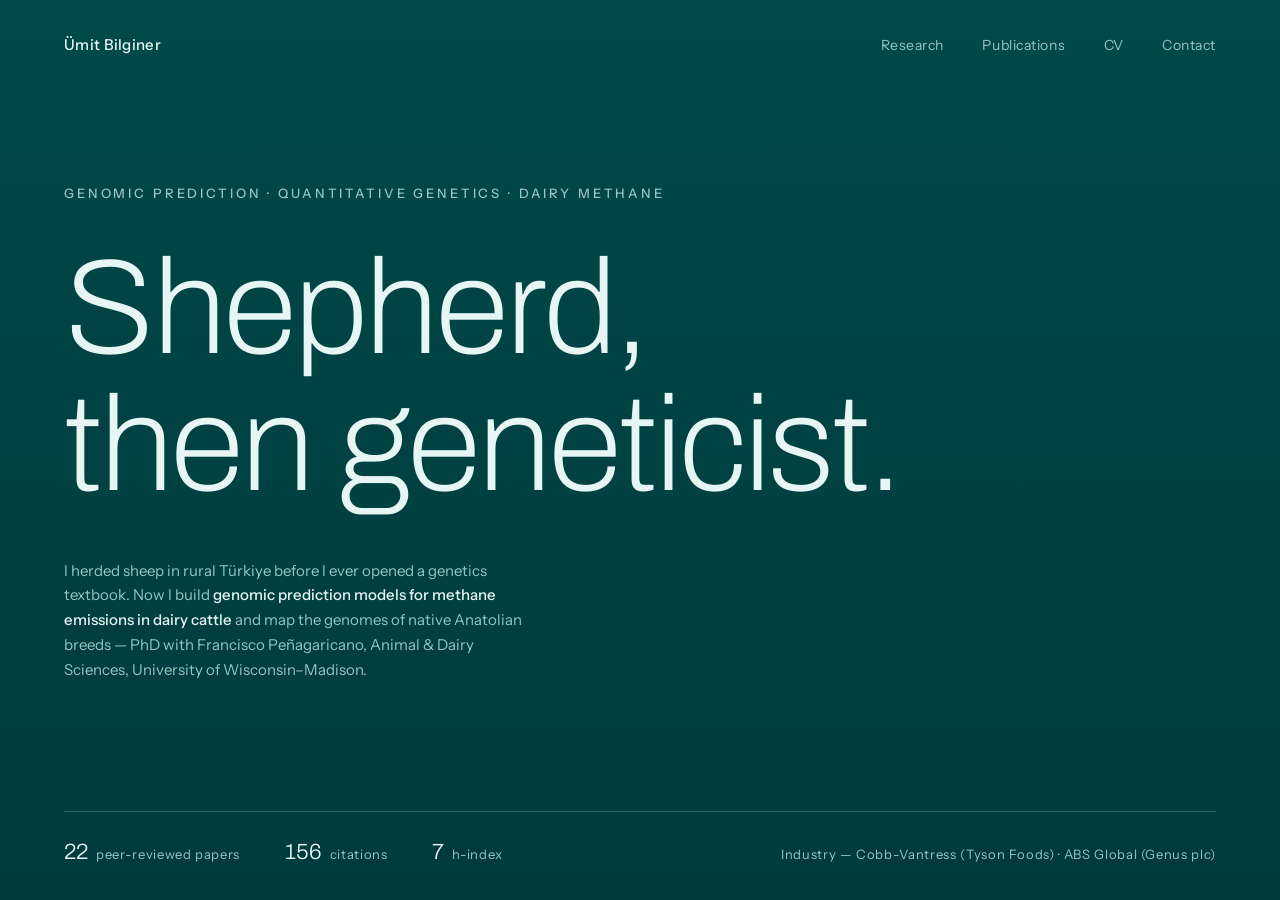
<file: docs/hero-audition-d.html>
<!DOCTYPE html>
<html lang="en">
<head>
<meta charset="UTF-8">
<meta name="viewport" content="width=device-width, initial-scale=1.0">
<title>Ümit Bilginer — Quantitative Genetics</title>
<link rel="preconnect" href="https://fonts.googleapis.com">
<link rel="preconnect" href="https://fonts.gstatic.com" crossorigin>
<link href="https://fonts.googleapis.com/css2?family=Archivo:wght@200;300&family=Instrument+Sans:wght@400;500&display=swap" rel="stylesheet">
<style>
/* ============================================================
   DIRECTION D — COLOUR FIELD
   Adjectives: sovereign, chromatic, unhurried.

   TYPE     Archivo 200 (light, enormous) for display;
            Instrument Sans 400/500 for small precise text.
   COLOR    One deep saturated pine-teal owns the screen:
            field  oklch(0.34 0.072 195)  (~#0d3d3f)
            ink    oklch(0.96 0.015 195)  (~#e9f5f4) — near-white tuned to hue
            dim    oklch(0.79 0.05  190)  (~#9ccfca) — the single secondary tone
            Only gradient permitted: a barely-there vertical two-stop
            within the same hue (0.36 → 0.30 L). Nothing else.
   DENSITY  Very loose. Few elements, each given air.
   RADIUS   0 everywhere. The field has no furniture to round.
   SHADOW   None.
   MOTION   One measured entrance — a slow staggered rise on load —
            then total stillness. prefers-reduced-motion: everything
            arrives already settled.
   ============================================================ */

:root {
  --field:      #0d3d3f;
  --field-hi:   #104649;
  --field-lo:   #0a3335;
  --ink:        #e9f5f4;
  --dim:        #9ccfca;
  --hairline:   rgba(233, 245, 244, 0.22);

  --field:      oklch(0.34 0.072 195);
  --field-hi:   oklch(0.365 0.070 194);
  --field-lo:   oklch(0.305 0.074 197);
  --ink:        oklch(0.96 0.015 195);
  --dim:        oklch(0.79 0.05 190);

  --font-display: "Archivo", "Helvetica Neue", sans-serif;
  --font-text: "Instrument Sans", "Helvetica Neue", sans-serif;

  --space-sm: 8px;
  --space-md: 16px;
  --space-lg: 24px;
  --space-xl: 40px;
  --space-2xl: 64px;
}

* { margin: 0; padding: 0; box-sizing: border-box; }

html, body { height: 100%; }

body {
  background: var(--field);
  background: linear-gradient(180deg, var(--field-hi) 0%, var(--field-lo) 100%);
  color: var(--ink);
  font-family: var(--font-text);
  font-size: 16px;
  line-height: 1.5;
  -webkit-font-smoothing: antialiased;
  overflow-x: hidden;
}

.hero {
  min-height: 100vh;
  min-height: 100svh;
  display: grid;
  grid-template-rows: auto 1fr auto;
  grid-template-columns: minmax(0, 1fr);
  padding: clamp(var(--space-lg), 3.5vh, var(--space-xl)) clamp(var(--space-lg), 5vw, 88px);
}

/* ---------- Nav ---------- */

.nav {
  display: flex;
  align-items: baseline;
  justify-content: space-between;
  gap: var(--space-lg);
}

.nav__name {
  font-family: var(--font-text);
  font-weight: 500;
  font-size: 15px;
  letter-spacing: 0.02em;
  color: var(--ink);
  text-decoration: none;
  white-space: nowrap;
}

.nav__links {
  display: flex;
  gap: clamp(var(--space-lg), 3vw, var(--space-xl));
  list-style: none;
}

.nav__links a {
  font-size: 14px;
  letter-spacing: 0.04em;
  color: var(--dim);
  text-decoration: none;
  transition: color 0.2s ease;
  padding: var(--space-sm) 0;
}

.nav__links a:hover { color: var(--ink); }

a:focus-visible {
  outline: 2px solid var(--ink);
  outline-offset: 4px;
}

/* ---------- Center ---------- */

.center {
  display: flex;
  flex-direction: column;
  justify-content: center;
  padding: var(--space-2xl) 0;
}

.kicker {
  font-size: 13px;
  font-weight: 500;
  letter-spacing: 0.22em;
  text-transform: uppercase;
  color: var(--dim);
  margin-bottom: clamp(var(--space-lg), 4vh, var(--space-2xl));
}

h1 {
  font-family: var(--font-display);
  font-weight: 200;
  font-size: clamp(3.25rem, 10.5vw, 9.75rem);
  line-height: 1.02;
  letter-spacing: -0.015em;
  text-wrap: balance;
  max-width: 12ch;
}

.lede {
  margin-top: clamp(var(--space-xl), 5vh, var(--space-2xl));
  max-width: 46ch;
  font-size: clamp(15px, 1.15vw, 17px);
  line-height: 1.65;
  color: var(--dim);
  text-wrap: pretty;
}

.lede strong {
  color: var(--ink);
  font-weight: 500;
}

/* ---------- Baseline ---------- */

.baseline {
  border-top: 1px solid var(--hairline);
  padding-top: var(--space-lg);
  display: flex;
  justify-content: space-between;
  align-items: baseline;
  gap: var(--space-lg);
  flex-wrap: wrap;
}

.metrics {
  display: flex;
  gap: clamp(var(--space-lg), 3.5vw, 56px);
  list-style: none;
  flex-wrap: wrap;
}

.metrics li {
  font-size: 13px;
  letter-spacing: 0.05em;
  color: var(--dim);
  white-space: nowrap;
}

.metrics .n {
  font-family: var(--font-display);
  font-weight: 300;
  font-size: 22px;
  letter-spacing: 0;
  color: var(--ink);
  margin-right: var(--space-sm);
}

.affil {
  font-size: 13px;
  letter-spacing: 0.05em;
  color: var(--dim);
  text-align: right;
}

/* ---------- Entrance: one measured rise, then stillness ---------- */

.rise {
  opacity: 0;
  transform: translateY(28px);
  animation: rise 1.1s cubic-bezier(0.22, 1, 0.36, 1) forwards;
}

.nav.rise      { animation-delay: 0.15s; transform: translateY(0); animation-name: fade; }
.kicker.rise   { animation-delay: 0.30s; }
h1.rise        { animation-delay: 0.45s; }
.lede.rise     { animation-delay: 0.70s; }
.baseline.rise { animation-delay: 0.95s; transform: translateY(0); animation-name: fade; }

@keyframes rise {
  to { opacity: 1; transform: translateY(0); }
}

@keyframes fade {
  to { opacity: 1; }
}

@media (prefers-reduced-motion: reduce) {
  .rise {
    animation: none;
    opacity: 1;
    transform: none;
  }
}

/* ---------- Responsive ---------- */

@media (max-width: 768px) {
  .nav__links li:nth-child(3) { display: none; }
  .affil { text-align: left; }
}

@media (max-width: 480px) {
  h1 { font-size: clamp(2.9rem, 15vw, 3.6rem); }
  .nav__name { font-size: 14px; }
  .nav__links { gap: var(--space-md); }
  .nav__links a { font-size: 13px; }
  .metrics { gap: var(--space-lg); }
  .baseline { flex-direction: column; gap: var(--space-md); }
}
</style>
</head>
<body>

<div class="hero">

  <header>
    <nav class="nav rise" aria-label="Primary">
      <a class="nav__name" href="#">Ümit Bilginer</a>
      <ul class="nav__links">
        <li><a href="#research">Research</a></li>
        <li><a href="#publications">Publications</a></li>
        <li><a href="#cv">CV</a></li>
        <li><a href="#contact">Contact</a></li>
      </ul>
    </nav>
  </header>

  <main class="center">
    <p class="kicker rise">Genomic prediction &middot; Quantitative genetics &middot; Dairy methane</p>
    <h1 class="rise">Shepherd,<br>then geneticist.</h1>
    <p class="lede rise">
      I herded sheep in rural Türkiye before I ever opened a genetics textbook.
      Now I build <strong>genomic prediction models for methane emissions in dairy
      cattle</strong> and map the genomes of native Anatolian breeds &mdash; PhD with
      Francisco Peñagaricano, Animal &amp; Dairy Sciences,
      University of Wisconsin&ndash;Madison.
    </p>
  </main>

  <footer class="baseline rise">
    <ul class="metrics">
      <li><span class="n">22</span>peer-reviewed papers</li>
      <li><span class="n">156</span>citations</li>
      <li><span class="n">7</span>h-index</li>
    </ul>
    <p class="affil">Industry &mdash; Cobb-Vantress (Tyson Foods) &middot; ABS Global (Genus plc)</p>
  </footer>

</div>

</body>
</html>
</file>
<file: css/style.css>
/* ============================================================
   ÜMIT BILGINER — personal academic site
   Direction D · "Colour field"
   Sovereign, chromatic, unhurried.

   TYPE     Archivo 200/300 (light, enormous) for display;
            Instrument Sans 400/500 for small precise text.
   COLOR    One deep pine-teal owns the screen. Near-white ink,
            one dim secondary tone. Nothing else.
   BORROW   From direction C, exactly one thing: poster-scale
            numerals for metrics and section numbers. Scale only —
            same single hue, same fonts.
   DENSITY  Very loose. Few elements, each given air.
   RADIUS   0 everywhere.  SHADOW  none.
   MOTION   One measured entrance on load, then stillness.
   ============================================================ */

/* ---------- fonts (self-hosted, latin + latin-ext) ---------- */
/* Archivo variable file serves both 200 and 300; Instrument Sans
   variable file serves 400 and 500. */

@font-face {
  font-family: "Archivo";
  font-style: normal;
  font-weight: 100 900;
  font-stretch: 100%;
  font-display: swap;
  src: url("../fonts/archivo-ext.woff2") format("woff2");
  unicode-range: U+0100-02BA, U+02BD-02C5, U+02C7-02CC, U+02CE-02D7, U+02DD-02FF, U+0304, U+0308, U+0329, U+1D00-1DBF, U+1E00-1E9F, U+1EF2-1EFF, U+2020, U+20A0-20AB, U+20AD-20C0, U+2113, U+2C60-2C7F, U+A720-A7FF;
}
@font-face {
  font-family: "Archivo";
  font-style: normal;
  font-weight: 100 900;
  font-stretch: 100%;
  font-display: swap;
  src: url("../fonts/archivo-latin.woff2") format("woff2");
  unicode-range: U+0000-00FF, U+0131, U+0152-0153, U+02BB-02BC, U+02C6, U+02DA, U+02DC, U+0304, U+0308, U+0329, U+2000-206F, U+20AC, U+2122, U+2191, U+2193, U+2212, U+2215, U+FEFF, U+FFFD;
}
@font-face {
  font-family: "Instrument Sans";
  font-style: normal;
  font-weight: 400 700;
  font-stretch: 100%;
  font-display: swap;
  src: url("../fonts/instrumentsans-ext.woff2") format("woff2");
  unicode-range: U+0100-02BA, U+02BD-02C5, U+02C7-02CC, U+02CE-02D7, U+02DD-02FF, U+0304, U+0308, U+0329, U+1D00-1DBF, U+1E00-1E9F, U+1EF2-1EFF, U+2020, U+20A0-20AB, U+20AD-20C0, U+2113, U+2C60-2C7F, U+A720-A7FF;
}
@font-face {
  font-family: "Instrument Sans";
  font-style: normal;
  font-weight: 400 700;
  font-stretch: 100%;
  font-display: swap;
  src: url("../fonts/instrumentsans-latin.woff2") format("woff2");
  unicode-range: U+0000-00FF, U+0131, U+0152-0153, U+02BB-02BC, U+02C6, U+02DA, U+02DC, U+0304, U+0308, U+0329, U+2000-206F, U+20AC, U+2122, U+2191, U+2193, U+2212, U+2215, U+FEFF, U+FFFD;
}

/* ---------- tokens ---------- */

:root {
  --field:    #0d3d3f;
  --field-hi: #104649;
  --field-lo: #0a3335;
  --ink:      #e9f5f4;
  --dim:      #9ccfca;
  --hairline: rgba(233, 245, 244, 0.22);
  --hairline-strong: rgba(233, 245, 244, 0.45);

  --field:    oklch(0.34 0.072 195);
  --field-hi: oklch(0.365 0.070 194);
  --field-lo: oklch(0.305 0.074 197);
  --ink:      oklch(0.96 0.015 195);
  --dim:      oklch(0.79 0.05 190);

  --font-display: "Archivo", "Helvetica Neue", sans-serif;
  --font-text: "Instrument Sans", "Helvetica Neue", sans-serif;

  --space-sm: 8px;
  --space-md: 16px;
  --space-lg: 24px;
  --space-xl: 40px;
  --space-2xl: 64px;
  --space-3xl: 104px;

  --gutter: clamp(var(--space-lg), 5vw, 88px);
  --measure: 62ch;
}

* { margin: 0; padding: 0; box-sizing: border-box; }

@media (prefers-reduced-motion: no-preference) {
  html { scroll-behavior: smooth; }
}

body {
  /* the one permitted gradient: a barely-there two-stop within the hue,
     spanning the document (no fixed attachment — it repaints badly on mobile) */
  background: var(--field);
  background: linear-gradient(180deg, var(--field-hi) 0%, var(--field-lo) 100%);
  color: var(--ink);
  font-family: var(--font-text);
  font-size: 16px;
  line-height: 1.5;
  -webkit-font-smoothing: antialiased;
  overflow-x: hidden;
}

img { max-width: 100%; height: auto; display: block; }

a { color: var(--ink); text-decoration-color: var(--hairline-strong); text-underline-offset: 3px; }
a:hover { text-decoration-color: var(--ink); }

a:focus-visible,
button:focus-visible {
  outline: 2px solid var(--ink);
  outline-offset: 4px;
}

::selection { background: var(--dim); color: var(--field); }

.skip-link {
  position: absolute;
  left: var(--space-lg);
  top: -100px;
  z-index: 30;
  padding: var(--space-sm) var(--space-md);
  background: var(--ink);
  color: var(--field);
  font-size: 14px;
  text-decoration: none;
}
.skip-link:focus { top: var(--space-lg); }

.wrap {
  max-width: 1280px;
  margin-inline: auto;
  padding-inline: var(--gutter);
}

/* ============================================================
   HERO — the winning audition, kept intact
   ============================================================ */

.hero {
  min-height: 100vh;
  min-height: 100svh;
  display: grid;
  grid-template-rows: auto 1fr auto;
  grid-template-columns: minmax(0, 1fr);
  padding: clamp(var(--space-lg), 3.5vh, var(--space-xl)) var(--gutter);
  max-width: 1280px;
  margin-inline: auto;
}

/* ---------- nav ---------- */

.nav {
  display: flex;
  align-items: baseline;
  justify-content: space-between;
  gap: var(--space-lg);
  /* the entrance animation gives .nav a stacking context; keep that
     context above the page so the fixed mobile menu paints on top */
  position: relative;
  z-index: 20;
}

.nav__name {
  font-family: var(--font-text);
  font-weight: 500;
  font-size: 16px;
  letter-spacing: 0.02em;
  color: var(--ink);
  text-decoration: none;
  white-space: nowrap;
}

.nav__links {
  display: flex;
  gap: clamp(var(--space-lg), 3vw, var(--space-xl));
  list-style: none;
}

.nav__links a {
  font-size: 14px;
  letter-spacing: 0.04em;
  color: var(--dim);
  text-decoration: none;
  transition: color 0.2s ease;
  padding: var(--space-sm) 0;
}
.nav__links a:hover { color: var(--ink); }
.nav__links a[aria-current="page"] { color: var(--ink); }

.nav__toggle,
.nav__close {
  display: none;
  background: none;
  border: 1px solid var(--hairline-strong);
  color: var(--ink);
  font-family: var(--font-text);
  font-size: 13px;
  letter-spacing: 0.08em;
  text-transform: uppercase;
  padding: var(--space-sm) var(--space-md);
  cursor: pointer;
}

/* ---------- hero center ---------- */

.hero__center {
  display: flex;
  flex-direction: column;
  justify-content: center;
  padding: var(--space-2xl) 0;
}

.kicker {
  font-size: 13px;
  font-weight: 500;
  letter-spacing: 0.22em;
  text-transform: uppercase;
  color: var(--dim);
}

.hero__center .kicker { margin-bottom: clamp(var(--space-lg), 4vh, var(--space-2xl)); }

h1 {
  font-family: var(--font-display);
  font-weight: 200;
  font-size: clamp(3.25rem, 9.5vw, 8.75rem);
  line-height: 1.02;
  letter-spacing: -0.015em;
  text-wrap: balance;
  max-width: 12ch;
}

.lede {
  margin-top: clamp(var(--space-xl), 5vh, var(--space-2xl));
  max-width: 46ch;
  font-size: clamp(16px, 1.15vw, 17px);
  line-height: 1.65;
  color: var(--dim);
  text-wrap: pretty;
}
.lede strong { color: var(--ink); font-weight: 500; }
.lede a { color: var(--ink); }

/* ---------- hero baseline ---------- */

.hero__baseline {
  border-top: 1px solid var(--hairline);
  padding-top: var(--space-lg);
  display: flex;
  justify-content: space-between;
  align-items: baseline;
  gap: var(--space-lg);
  flex-wrap: wrap;
}

.hero__baseline p {
  font-size: 13px;
  letter-spacing: 0.05em;
  color: var(--dim);
}

/* ---------- entrance: one measured rise, then stillness ---------- */

@media (prefers-reduced-motion: no-preference) {
  .rise {
    opacity: 0;
    transform: translateY(28px);
    animation: rise 1.1s cubic-bezier(0.22, 1, 0.36, 1) forwards;
  }
  /* transform must be none (not translateY(0)) — a transform would make
     the nav a containing block and break the fixed mobile menu overlay */
  .nav.rise            { animation-delay: 0.15s; transform: none; animation-name: fade; }
  .kicker.rise         { animation-delay: 0.30s; }
  h1.rise              { animation-delay: 0.45s; }
  .lede.rise           { animation-delay: 0.70s; }
  .hero__baseline.rise { animation-delay: 0.95s; transform: none; animation-name: fade; }

  @keyframes rise { to { opacity: 1; transform: translateY(0); } }
  @keyframes fade { to { opacity: 1; } }
}

/* ============================================================
   SECTIONS — shared skeleton
   ============================================================ */

.section {
  padding-block: clamp(var(--space-2xl), 10vh, 128px);
  border-top: 1px solid var(--hairline);
}

.section__head {
  display: flex;
  align-items: baseline;
  gap: var(--space-lg);
  margin-bottom: clamp(var(--space-xl), 6vh, var(--space-3xl));
}

/* poster-scale section numeral — the one thing borrowed from C */
.section__no {
  font-family: var(--font-display);
  font-weight: 200;
  font-size: clamp(3.5rem, 7vw, 6.5rem);
  line-height: 0.9;
  color: var(--dim);
  opacity: 0.45;
  letter-spacing: -0.02em;
  flex: none;
}

h2 {
  font-family: var(--font-display);
  font-weight: 200;
  font-size: clamp(2rem, 4vw, 3.5rem);
  line-height: 1.05;
  letter-spacing: -0.01em;
  text-wrap: balance;
}

.section__head .kicker { margin-left: auto; text-align: right; }

h3 {
  font-family: var(--font-text);
  font-weight: 500;
  font-size: 17px;
  letter-spacing: 0.01em;
}

/* ============================================================
   01 · METRICS — poster numerals
   ============================================================ */

.metrics {
  padding-block: clamp(var(--space-2xl), 9vh, 120px);
  border-top: 1px solid var(--hairline);
}

.metrics__kicker {
  margin-bottom: clamp(var(--space-xl), 6vh, var(--space-2xl));
}

.metrics__row {
  display: grid;
  grid-template-columns: repeat(3, minmax(0, 1fr));
  gap: var(--space-xl) var(--space-2xl);
  list-style: none;
}

.metrics__row .n {
  font-family: var(--font-display);
  font-weight: 200;
  font-size: clamp(5rem, 11vw, 10.5rem);
  line-height: 0.95;
  letter-spacing: -0.03em;
  display: block;
  font-variant-numeric: tabular-nums;
}

.metrics__row .l {
  display: block;
  margin-top: var(--space-md);
  font-size: 13px;
  letter-spacing: 0.14em;
  text-transform: uppercase;
  color: var(--dim);
}

.metrics__foot {
  margin-top: clamp(var(--space-xl), 6vh, var(--space-2xl));
  padding-top: var(--space-lg);
  border-top: 1px solid var(--hairline);
  display: flex;
  justify-content: space-between;
  gap: var(--space-lg);
  flex-wrap: wrap;
  font-size: 13px;
  letter-spacing: 0.05em;
  color: var(--dim);
}
.metrics__foot a { color: var(--ink); }

/* ============================================================
   02 · STORY
   ============================================================ */

.story__grid {
  display: grid;
  grid-template-columns: minmax(0, 7fr) minmax(0, 4fr);
  gap: clamp(var(--space-xl), 6vw, var(--space-3xl));
  align-items: start;
}

.story__text p {
  max-width: var(--measure);
  color: var(--dim);
  line-height: 1.7;
  text-wrap: pretty;
}
.story__text p + p { margin-top: var(--space-lg); }

.story__text .story__lead {
  color: var(--ink);
  font-size: clamp(17px, 1.4vw, 20px);
  line-height: 1.6;
}

.story__photo figcaption {
  margin-top: var(--space-md);
  font-size: 13px;
  letter-spacing: 0.05em;
  color: var(--dim);
}

.story__species {
  margin-top: var(--space-lg);
  padding-top: var(--space-md);
  border-top: 1px solid var(--hairline);
  font-size: 13px;
  letter-spacing: 0.05em;
  color: var(--dim);
}

/* ============================================================
   03 · RESEARCH
   ============================================================ */

.research__lead {
  border: 1px solid var(--hairline-strong);
  padding: clamp(var(--space-lg), 4vw, var(--space-2xl));
  margin-bottom: var(--space-2xl);
}

.research__lead .kicker { margin-bottom: var(--space-md); }

.research__lead h3 {
  font-family: var(--font-display);
  font-weight: 300;
  font-size: clamp(1.5rem, 2.8vw, 2.25rem);
  line-height: 1.15;
  letter-spacing: -0.01em;
  max-width: 24ch;
}

.research__lead p {
  margin-top: var(--space-lg);
  max-width: var(--measure);
  color: var(--dim);
  line-height: 1.7;
  text-wrap: pretty;
}
.research__lead p strong { color: var(--ink); font-weight: 500; }

/* the headline figure — poster-scale numeral, borrowed treatment from C */
.research__figure { margin-top: var(--space-xl); }

.research__figure .n {
  color: var(--ink);
  font-family: var(--font-display);
  font-weight: 200;
  font-size: clamp(4rem, 10.5vw, 10.5rem);
  line-height: 0.95;
  letter-spacing: -0.03em;
  display: block;
  font-variant-numeric: tabular-nums;
}

/* at desktop width, the framed thesis block becomes a two-column
   composition: prose left, the ≈30% figure at poster scale right,
   so the drawn border holds no dead space */
@media (min-width: 1200px) {
  .research__lead {
    display: grid;
    grid-template-columns: minmax(0, 7fr) minmax(0, 5fr);
    column-gap: clamp(var(--space-2xl), 6vw, var(--space-3xl));
  }
  .research__lead > * { grid-column: 1; }
  .research__figure {
    grid-column: 2;
    grid-row: 1 / 5;
    align-self: center;
    justify-self: start;
    margin-top: 0;
  }
}

.research__figure .l {
  display: block;
  margin-top: var(--space-md);
  font-size: 13px;
  letter-spacing: 0.14em;
  text-transform: uppercase;
  color: var(--dim);
  max-width: 44ch;
}

.research__tools {
  margin-top: var(--space-lg);
  font-size: 13px;
  letter-spacing: 0.08em;
  color: var(--dim);
  text-transform: uppercase;
}

.research__rows { list-style: none; }

.research__row {
  display: grid;
  grid-template-columns: 88px minmax(0, 1fr) minmax(0, 38%);
  gap: var(--space-lg);
  padding-block: var(--space-lg);
  border-top: 1px solid var(--hairline);
  align-items: baseline;
}

.research__row .no {
  font-family: var(--font-display);
  font-weight: 200;
  font-size: 2rem;
  color: var(--dim);
  opacity: 0.6;
}

.research__row p {
  font-size: 14px;
  color: var(--dim);
  line-height: 1.6;
  text-wrap: pretty;
}

/* ============================================================
   04 · PUBLICATIONS
   ============================================================ */

.pubs__meta {
  font-size: 13px;
  letter-spacing: 0.05em;
  color: var(--dim);
}
.pubs__meta a { color: var(--ink); }

.pubs__filters {
  display: flex;
  flex-wrap: wrap;
  gap: var(--space-sm);
  margin-bottom: var(--space-xl);
}

.pill {
  font-family: var(--font-text);
  font-size: 13px;
  letter-spacing: 0.06em;
  color: var(--dim);
  background: none;
  border: 1px solid var(--hairline-strong);
  padding: var(--space-sm) var(--space-md);
  cursor: pointer;
  transition: color 0.2s ease, background-color 0.2s ease, border-color 0.2s ease;
  min-height: 44px;
}
.pill:hover { color: var(--ink); border-color: var(--ink); }
.pill[aria-pressed="true"] {
  background: var(--ink);
  color: var(--field);
  border-color: var(--ink);
  font-weight: 500;
}

.pubs__group { list-style: none; }

.pub {
  display: grid;
  grid-template-columns: 88px minmax(0, 1fr);
  gap: var(--space-lg);
  padding-block: var(--space-lg);
  border-top: 1px solid var(--hairline);
}

.pub__year {
  font-family: var(--font-display);
  font-weight: 300;
  font-size: 1.25rem;
  color: var(--dim);
  font-variant-numeric: tabular-nums;
}
.pub__year:empty::after { content: ""; }

.pub__title {
  font-weight: 500;
  font-size: 16px;
  line-height: 1.45;
  text-wrap: pretty;
}
.pub__title a { text-decoration-color: var(--hairline); }
.pub__title a:hover { text-decoration-color: var(--ink); }

.pub__meta {
  margin-top: var(--space-sm);
  font-size: 14px;
  color: var(--dim);
  line-height: 1.55;
}
.pub__meta .venue { font-style: italic; }
.fa {
  color: var(--ink);
  border: 1px solid var(--hairline-strong);
  padding: 1px 6px;
  font-size: 11px;
  letter-spacing: 0.08em;
  text-transform: uppercase;
  white-space: nowrap;
}

.pubs__foot {
  border-top: 1px solid var(--hairline);
  padding-top: var(--space-lg);
  display: flex;
  justify-content: space-between;
  align-items: baseline;
  gap: var(--space-lg);
  flex-wrap: wrap;
}

.pubs__toggle {
  font-family: var(--font-text);
  font-size: 14px;
  letter-spacing: 0.06em;
  color: var(--ink);
  background: none;
  border: 1px solid var(--hairline-strong);
  padding: 12px var(--space-lg);
  cursor: pointer;
  transition: background-color 0.2s ease, color 0.2s ease;
  min-height: 44px;
}
.pubs__toggle:hover { background: var(--ink); color: var(--field); }

.pubs__status {
  font-size: 14px;
  color: var(--dim);
  padding-block: var(--space-lg);
}
.pubs__status a { color: var(--ink); }

/* ============================================================
   05 · JOURNEY
   ============================================================ */

.timeline { list-style: none; }

.tl {
  display: grid;
  grid-template-columns: 168px minmax(0, 1fr);
  gap: var(--space-lg);
  padding-block: var(--space-lg);
  border-top: 1px solid var(--hairline);
}

.tl__date {
  font-size: 13px;
  letter-spacing: 0.08em;
  text-transform: uppercase;
  color: var(--dim);
  padding-top: 3px;
}

.tl__org {
  margin-top: 2px;
  font-size: 14px;
  color: var(--dim);
}

.tl__note {
  margin-top: var(--space-sm);
  font-size: 14px;
  color: var(--dim);
  line-height: 1.6;
  max-width: var(--measure);
  text-wrap: pretty;
}

.tag {
  display: inline-block;
  margin-left: var(--space-md);
  font-size: 11px;
  font-weight: 400;
  letter-spacing: 0.12em;
  text-transform: uppercase;
  color: var(--ink);
  border: 1px solid var(--hairline-strong);
  padding: 2px 8px;
  vertical-align: 2px;
}

.tl--root h3 {
  font-family: var(--font-display);
  font-weight: 300;
  font-size: clamp(1.25rem, 2vw, 1.6rem);
  letter-spacing: -0.005em;
}

/* ============================================================
   06 · TALKS & RECOGNITION
   ============================================================ */

.recog__grid {
  display: grid;
  grid-template-columns: repeat(2, minmax(0, 1fr));
  gap: var(--space-2xl) clamp(var(--space-xl), 6vw, var(--space-3xl));
}

.recog__grid > div > h3 {
  font-size: 13px;
  font-weight: 500;
  letter-spacing: 0.22em;
  text-transform: uppercase;
  color: var(--dim);
  margin-bottom: var(--space-lg);
}

.recog__grid ul { list-style: none; }

.recog__grid li {
  padding-block: var(--space-lg);
  border-top: 1px solid var(--hairline);
}

.recog__title { font-weight: 500; line-height: 1.45; text-wrap: pretty; }

.recog__note {
  margin-top: var(--space-sm);
  font-size: 14px;
  color: var(--dim);
  line-height: 1.6;
  text-wrap: pretty;
}
.recog__note a { color: var(--ink); }

/* the symposium recording spans the full section width beneath both
   columns, so the Talks column no longer towers over Recognition */
.recog__video { grid-column: 1 / -1; }

/* click-to-load video facade */
.video-facade {
  margin-top: var(--space-md);
  position: relative;
  aspect-ratio: 16 / 9;
  width: 100%;
  border: 1px solid var(--hairline-strong);
  background: var(--field-lo);
}

.video-facade button {
  position: absolute;
  inset: 0;
  width: 100%;
  height: 100%;
  background: none;
  border: 0;
  cursor: pointer;
  display: flex;
  align-items: center;
  justify-content: center;
  color: var(--ink);
}

.video-facade img {
  position: absolute;
  inset: 0;
  width: 100%;
  height: 100%;
  object-fit: cover;
  opacity: 0.55;
}

.video-facade .play {
  position: relative;
  z-index: 1;
  display: inline-flex;
  align-items: center;
  gap: var(--space-md);
  font-size: 13px;
  letter-spacing: 0.14em;
  text-transform: uppercase;
  background: var(--field);
  border: 1px solid var(--ink);
  padding: var(--space-md) var(--space-lg);
  transition: background-color 0.2s ease, color 0.2s ease;
}
.video-facade button:hover .play { background: var(--ink); color: var(--field); }

.video-facade iframe {
  position: absolute;
  inset: 0;
  width: 100%;
  height: 100%;
  border: 0;
}

/* ============================================================
   07 · OUTREACH
   ============================================================ */

.outreach__grid {
  display: grid;
  grid-template-columns: minmax(0, 7fr) minmax(0, 4fr);
  gap: clamp(var(--space-xl), 6vw, var(--space-3xl));
  align-items: start;
}

.outreach__grid p {
  max-width: var(--measure);
  color: var(--dim);
  line-height: 1.7;
  text-wrap: pretty;
}
.outreach__grid p + p { margin-top: var(--space-lg); }
.outreach__grid p strong { color: var(--ink); font-weight: 500; }

.outreach__channels {
  border-top: 1px solid var(--hairline);
  list-style: none;
}
.outreach__channels li {
  border-bottom: 1px solid var(--hairline);
}
.outreach__channels a,
.outreach__channels .plain {
  display: flex;
  justify-content: space-between;
  align-items: baseline;
  gap: var(--space-lg);
  padding: var(--space-md) 0;
  font-size: 14px;
  text-decoration: none;
  color: var(--ink);
  transition: color 0.2s ease;
}
.outreach__channels a .where,
.outreach__channels .plain .where {
  font-size: 13px;
  letter-spacing: 0.08em;
  text-transform: uppercase;
  color: var(--dim);
}
.outreach__channels a:hover { color: var(--dim); }

/* ============================================================
   08 · CONTACT
   ============================================================ */

.contact {
  padding-block: clamp(var(--space-2xl), 12vh, 160px) var(--space-xl);
  border-top: 1px solid var(--hairline);
}

.contact h2 { max-width: 20ch; }

.contact__note {
  margin-top: clamp(var(--space-lg), 4vh, var(--space-xl));
  max-width: var(--measure);
  color: var(--dim);
  line-height: 1.7;
  text-wrap: pretty;
}

.contact__email {
  display: inline-block;
  margin-top: clamp(var(--space-xl), 5vh, var(--space-2xl));
  font-family: var(--font-display);
  font-weight: 200;
  font-size: clamp(1.75rem, 4.5vw, 3.75rem);
  letter-spacing: -0.01em;
  color: var(--ink);
  text-decoration: none;
  border-bottom: 1px solid var(--hairline-strong);
  padding-bottom: var(--space-sm);
  transition: border-color 0.2s ease;
  overflow-wrap: anywhere;
}
.contact__email:hover { border-color: var(--ink); }

.contact__links {
  margin-top: clamp(var(--space-xl), 6vh, var(--space-2xl));
  padding-top: var(--space-lg);
  border-top: 1px solid var(--hairline);
  display: flex;
  flex-wrap: wrap;
  gap: var(--space-md) var(--space-xl);
  list-style: none;
}
.contact__links a {
  font-size: 14px;
  letter-spacing: 0.04em;
  color: var(--dim);
  text-decoration: none;
  padding-block: var(--space-sm);
  transition: color 0.2s ease;
}
.contact__links a:hover { color: var(--ink); }

.contact__fine {
  margin-top: var(--space-2xl);
  font-size: 13px;
  letter-spacing: 0.05em;
  color: var(--dim);
}

/* ============================================================
   CV PAGE
   ============================================================ */

.cv {
  max-width: 880px;
  margin-inline: auto;
  padding: clamp(var(--space-lg), 3.5vh, var(--space-xl)) var(--gutter) var(--space-2xl);
}

.cv__head {
  padding-block: clamp(var(--space-2xl), 10vh, 120px) var(--space-2xl);
}

.cv__head h1 { font-size: clamp(2.75rem, 7vw, 5rem); }

.cv__head .kicker { margin-bottom: var(--space-md); }

.cv__head .lede { margin-top: var(--space-lg); }

.cv section { padding-block: var(--space-2xl); border-top: 1px solid var(--hairline); }

.cv h2 { font-size: clamp(1.5rem, 3vw, 2rem); margin-bottom: var(--space-xl); }

.cv .tl { grid-template-columns: 148px minmax(0, 1fr); }

.cv__pubs { list-style: none; }

.cv__pub {
  display: grid;
  grid-template-columns: 88px minmax(0, 1fr);
  gap: var(--space-lg);
  padding-block: var(--space-md);
  border-top: 1px solid var(--hairline);
  font-size: 14px;
  line-height: 1.6;
}

@media (max-width: 768px) {
  .cv__pub { grid-template-columns: 48px minmax(0, 1fr); gap: var(--space-md); }
}
.cv__pub .authors { color: var(--dim); }
.cv__pub .authors .self { color: var(--ink); font-weight: 500; }
.cv__pub .title { font-weight: 500; }
.cv__pub .venue { color: var(--dim); font-style: italic; }
.cv__pub .venue a { color: var(--dim); font-style: normal; }

.cv__skills dt {
  font-size: 13px;
  letter-spacing: 0.14em;
  text-transform: uppercase;
  color: var(--dim);
  margin-top: var(--space-lg);
}
.cv__skills dd { margin-top: var(--space-sm); }
.cv__skills dt:first-child { margin-top: 0; }

.cv__foot {
  border-top: 1px solid var(--hairline);
  padding-block: var(--space-lg);
  display: flex;
  justify-content: space-between;
  gap: var(--space-lg);
  flex-wrap: wrap;
  font-size: 13px;
  color: var(--dim);
}
.cv__foot a { color: var(--ink); }

/* ============================================================
   RESPONSIVE
   ============================================================ */

@media (max-width: 1024px) {
  .research__row { grid-template-columns: 64px minmax(0, 1fr); }
  .research__row .aside { grid-column: 2; }
}

@media (max-width: 768px) {
  .story__grid,
  .outreach__grid,
  .recog__grid { grid-template-columns: minmax(0, 1fr); }

  .story__photo { max-width: 380px; }

  .section__head { flex-wrap: wrap; }
  .section__head .kicker { margin-left: 0; text-align: left; width: 100%; order: -1; }

  .tl { grid-template-columns: minmax(0, 1fr); gap: var(--space-sm); }
  .cv .tl { grid-template-columns: minmax(0, 1fr); }
  .pub { grid-template-columns: 56px minmax(0, 1fr); gap: var(--space-md); }

  .metrics__row { grid-template-columns: minmax(0, 1fr); gap: var(--space-xl); }

  /* mobile nav */
  .nav { align-items: center; }
  .nav__toggle { display: inline-block; }
  .nav__links {
    display: none;
  }
  .nav__links.is-open {
    display: flex;
    flex-direction: column;
    position: fixed;
    inset: 0;
    z-index: 20;
    background: var(--field);
    padding: var(--space-2xl) var(--gutter);
    gap: var(--space-lg);
  }
  .nav__links.is-open a {
    font-family: var(--font-display);
    font-weight: 300;
    font-size: 2rem;
    color: var(--ink);
    letter-spacing: -0.01em;
    padding: var(--space-sm) 0;
  }
  .nav__links.is-open .nav__close {
    display: inline-block;
    align-self: flex-end;
    order: -1;
  }

  /* no-JS fallback: keep links reachable without the toggle */
  .no-js .nav__toggle { display: none; }
  .no-js .nav__links { display: flex; flex-wrap: wrap; gap: var(--space-md); }
}

@media (max-width: 480px) {
  h1 { font-size: clamp(2.9rem, 15vw, 3.6rem); }
  .nav__name { font-size: 14px; }
  .hero__center .kicker { font-size: 12px; letter-spacing: 0.16em; }
  .hero__baseline { flex-direction: column; gap: var(--space-md); }
  .pub { grid-template-columns: minmax(0, 1fr); }
  .pub__year { font-size: 1rem; }
  .pub__year:empty { display: none; }
}

/* ============================================================
   PRINT (cv.html)
   ============================================================ */

@media print {
  body {
    background: #fff;
    color: #111;
    font-size: 11pt;
  }
  .cv, .cv * { color: #111 !important; }
  .cv .tl__date, .cv__pub .authors, .cv__pub .venue,
  .cv .tl__org, .cv .tl__note, .cv__skills dt { color: #444 !important; }
  a { color: #111 !important; text-decoration: none; }
  .skip-link, .nav, .cv__print-hint { display: none !important; }
  .cv section { border-top-color: #ccc; padding-block: 16pt; }
  .cv__pub, .tl { border-top-color: #ddd; }
  .cv__head { padding-block: 0 16pt; }
  .cv__head h1 { font-size: 26pt; }
  .cv h2 { font-size: 15pt; margin-bottom: 10pt; }
  .tag { border-color: #999; }
  .cv__foot { display: none; }
}
</file>
